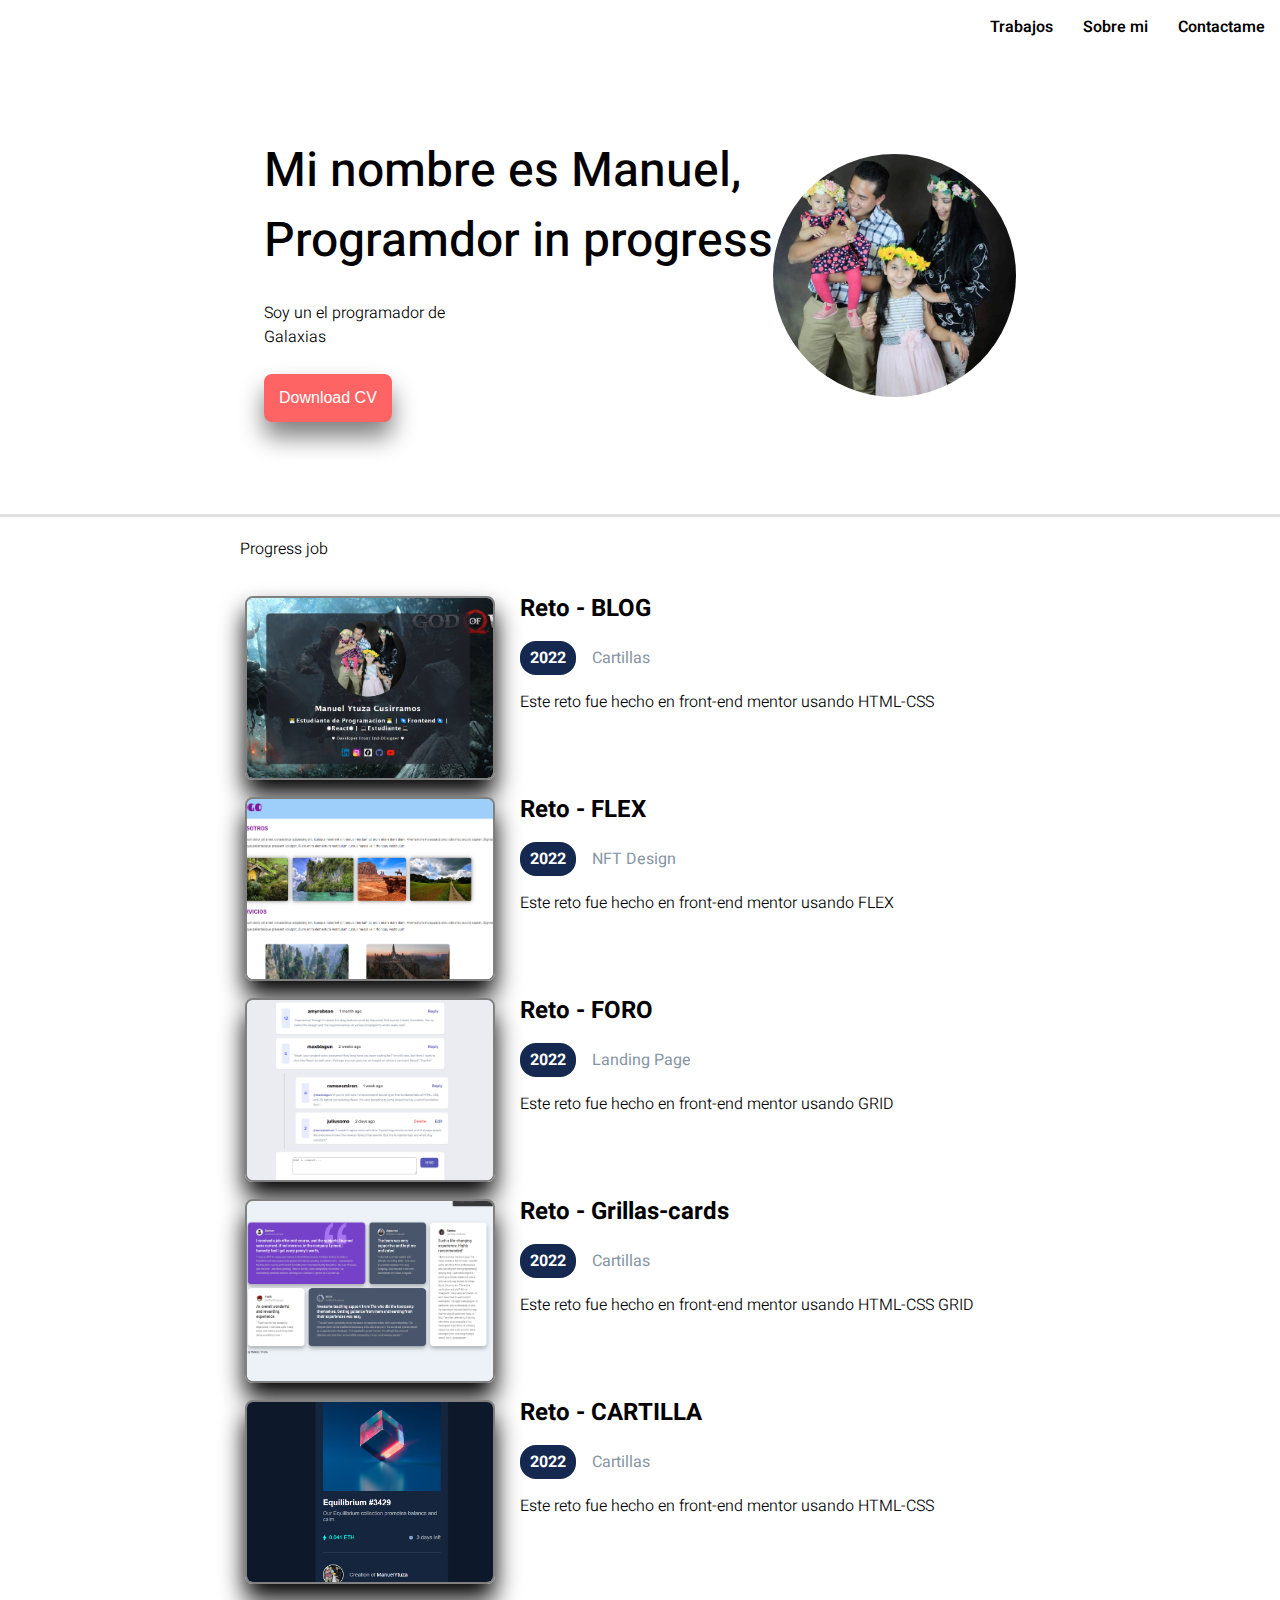
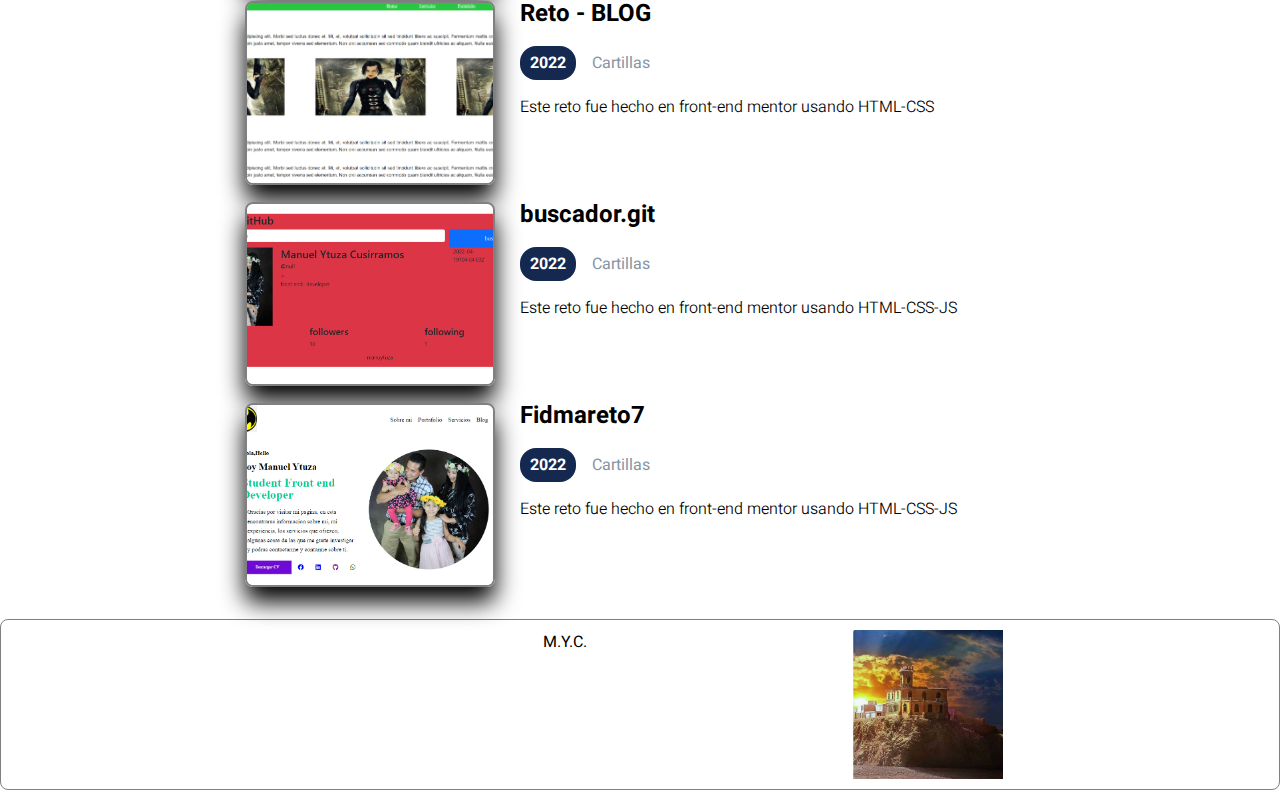
<file: index.html>
<!--- Estructura de HTML-->
<!DOCTYPE html>
<html lang="en">

<head>
    <!-- Va a contener la etiquetas para el SEO-->
    <meta charset="utf-8" />
    <meta name="description" content="Esta pagina es donde estoy aprendiendo html, css y JS" />
    <meta name="robots" content="" />
    <meta name="googlebot" content="" />
    <meta name="keywords" content="Jhonatan Aliaga,html,css,code" />
    <title>Codigo Front 8</title>
    <meta name="twitter:card" content="summary" />
    <meta name="twitter:site" content="@nathanaliaga" />
    <meta name="twitter:title" content="Mi Pagina web" />
    <meta name="twitter:description" content="Esta pagina es donde estoy aprendiendo ser full stack" />
    <meta name="twitter:image" content="https://s03.s3c.es/imag/_v0/770x432/b/8/1/TECSUP.jpg" />
    <link rel="preconnect" href="https://fonts.googleapis.com">
    <link rel="preconnect" href="https://fonts.gstatic.com" crossorigin>
    <link href="https://fonts.googleapis.com/css2?family=Heebo:wght@100;200;300;400;500;600;700;800;900&display=swap"
        rel="stylesheet">
    <link rel="stylesheet" href="./styles/main.css">
</head>
<!-- Esta etiqueta nos permiste escrbir css dentro de un html-->

<body>
    <header class="header">
        <nav class="nav">
            <ul>
                <li>
                    <a href="">Trabajos</a>
                </li>
                <li>
                    <a href="">Sobre mi</a>
                </li>
                <li>
                    <a href="">Contactame</a>
                </li>
            </ul>
        </nav>
    </header>


    <section class="banner">
        <div>
            <h1 class="title">Mi nombre es Manuel,</h1>
            <h1 class="title">Programdor in progress</h1>
            <p class="resume">
                Soy un el programador de Galaxias
            </p>
            <a href="https://www.facebook.com/profile.php?id=100018810275780">
             <button class="btn-primary" >Download CV</button>   
            </a>
            
        </div>
        <div>
            <img class="img-profile" src="./Zimg/fotoF.jpeg" alt=""  />
        </div>
    </section>
    <hr>
    <section>
        <div class="section-works">
            <h4 class="text-works">Progress job</h4>

            <div class="card">
                <div>
                    <a class="link-portafolio" href="./1er proyecto/index.html" target="_blank">
                        <img src="./1imgport/1erpro.PNG" alt="" />
                    </a>
                </div>
                <div class="container-detail">
                    <a class="link-portafolio" href="./1er proyecto/index.html" target="_blank">
                        <h2>Reto - BLOG</h2>
                    </a>
                    <p>
                        <span class="label-dark">2022</span>
                        <span class="text-light">&nbsp;&nbsp;&nbsp;Cartillas</span>
                    </p>
                    <p class="resume">
                        Este reto fue hecho en front-end mentor usando HTML-CSS 
                    </p>
                </div>
            </div>

            <div class="card">
                <div>
                    <a class="link-portafolio" href="./proyectoflex/index.html" target="_blank">
                        <img src="./1imgport/Captura.PNG" alt="" />
                    </a>
                </div>
                <div class="container-detail">
                    <a class="link-portafolio" href="./proyectoflex/index.html" target="_blank">
                        <h2>Reto  - FLEX</h2>
                    </a>
                    <p>
                        <span class="label-dark">2022</span>
                        <span class="text-light">&nbsp;&nbsp;&nbsp;NFT Design</span>
                    </p>
                    <p class="resume">
                        Este reto fue hecho en front-end mentor usando FLEX
                    </p>
                </div>
            </div>

            <div class="card">
                <div>
                    <a class="link-portafolio" href="./retogrup/index.html" target="_blank">
                        <img src="./1imgport/gr2.PNG" alt="" />
                    </a>
                </div>
                <div class="container-detail">
                    <a class="link-portafolio" href="./retogrup/index.html" target="_blank">
                        <h2>Reto  - FORO</h2>
                    </a>
                    <p>
                        <span class="label-dark">2022</span>
                        <span class="text-light">&nbsp;&nbsp;&nbsp;Landing Page</span>
                    </p>
                    <p class="resume">
                        Este reto fue hecho en front-end mentor usando GRID
                    </p>
                </div>
            </div>

            <div class="card">
                <div>
                    <a class="link-portafolio" href="./trabajo6 grillas/index.html" target="_blank">
                        <img src="./1imgport/grilla.PNG" alt="" />
                    </a>
                </div>
                <div class="container-detail">
                    <a class="link-portafolio" href="./trabajo6 grillas/index.html" target="_blank">
                        <h2>Reto  - Grillas-cards</h2>
                    </a>
                    <p>
                        <span class="label-dark">2022</span>
                        <span class="text-light">&nbsp;&nbsp;&nbsp;Cartillas</span>
                    </p>
                    <p class="resume">
                        Este reto fue hecho en front-end mentor usando HTML-CSS GRID
                    </p>
                </div>
            </div>

            <div class="card">
                <div>
                    <a class="link-portafolio" href="./cartviernes13/index.html" target="_blank">
                        <img src="./1imgport/ret1.1.PNG" alt="" />
                    </a>
                </div>
                <div class="container-detail">
                    <a class="link-portafolio" href="./cartviernes13/index.html" target="_blank">
                        <h2>Reto  - CARTILLA</h2>
                    </a>
                    <p>
                        <span class="label-dark">2022</span>
                        <span class="text-light">&nbsp;&nbsp;&nbsp;Cartillas</span>
                    </p>
                    <p class="resume">
                        Este reto fue hecho en front-end mentor usando HTML-CSS 
                    </p>
                </div>
            </div>

            <div class="card">
                <div>
                    <a class="link-portafolio" href="./BLOGRETO/index.html" target="_blank">
                        <img src="./1imgport/BLOG.PNG" alt="" />
                    </a>
                </div>
                <div class="container-detail">
                    <a class="link-portafolio" href="./BLOGRETO/index.html" target="_blank">
                        <h2>Reto - BLOG</h2>
                    </a>
                    <p>
                        <span class="label-dark">2022</span>
                        <span class="text-light">&nbsp;&nbsp;&nbsp;Cartillas</span>
                    </p>
                    <p class="resume">
                        Este reto fue hecho en front-end mentor usando HTML-CSS 
                    </p>
                </div>
            </div>

            <div class="card">
                <div>
                    <a class="link-portafolio" href="./cart.git/inde.html" target="_blank">
                        <img src="./1imgport/BUSCADOR.GT.PNG" alt="" />
                    </a>
                </div>
                <div class="container-detail">
                    <a class="link-portafolio" href="./cart.git/inde.html" target="_blank">
                        <h2>buscador.git</h2>
                    </a>
                    <p>
                        <span class="label-dark">2022</span>
                        <span class="text-light">&nbsp;&nbsp;&nbsp;Cartillas</span>
                    </p>
                    <p class="resume">
                        Este reto fue hecho en front-end mentor usando HTML-CSS-JS
                    </p>
                </div>
            </div>

            <div class="card">
                <div>
                    <a class="link-portafolio" href="./Reto7PortafolioCSS/index.html" target="_blank">
                        <img src="./1imgport/FIDM5.PNG" alt="" />
                    </a>
                </div>
                <div class="container-detail">
                    <a class="link-portafolio" href="./Reto7PortafolioCSS/index.html" target="_blank">
                        <h2>Fidmareto7</h2>
                    </a>
                    <p>
                        <span class="label-dark">2022</span>
                        <span class="text-light">&nbsp;&nbsp;&nbsp;Cartillas</span>
                    </p>
                    <p class="resume">
                        Este reto fue hecho en front-end mentor usando HTML-CSS-JS
                    </p>
                </div>
            </div>


        </div>
    </section>
</body>
<footer class="footer">
    <h2></h2> <span>M.Y.C.
    </span> 
    <img class="mollendo" src="./1imgport/castilloforga.jpg" alt="./">
</footer>

</html>
</file>
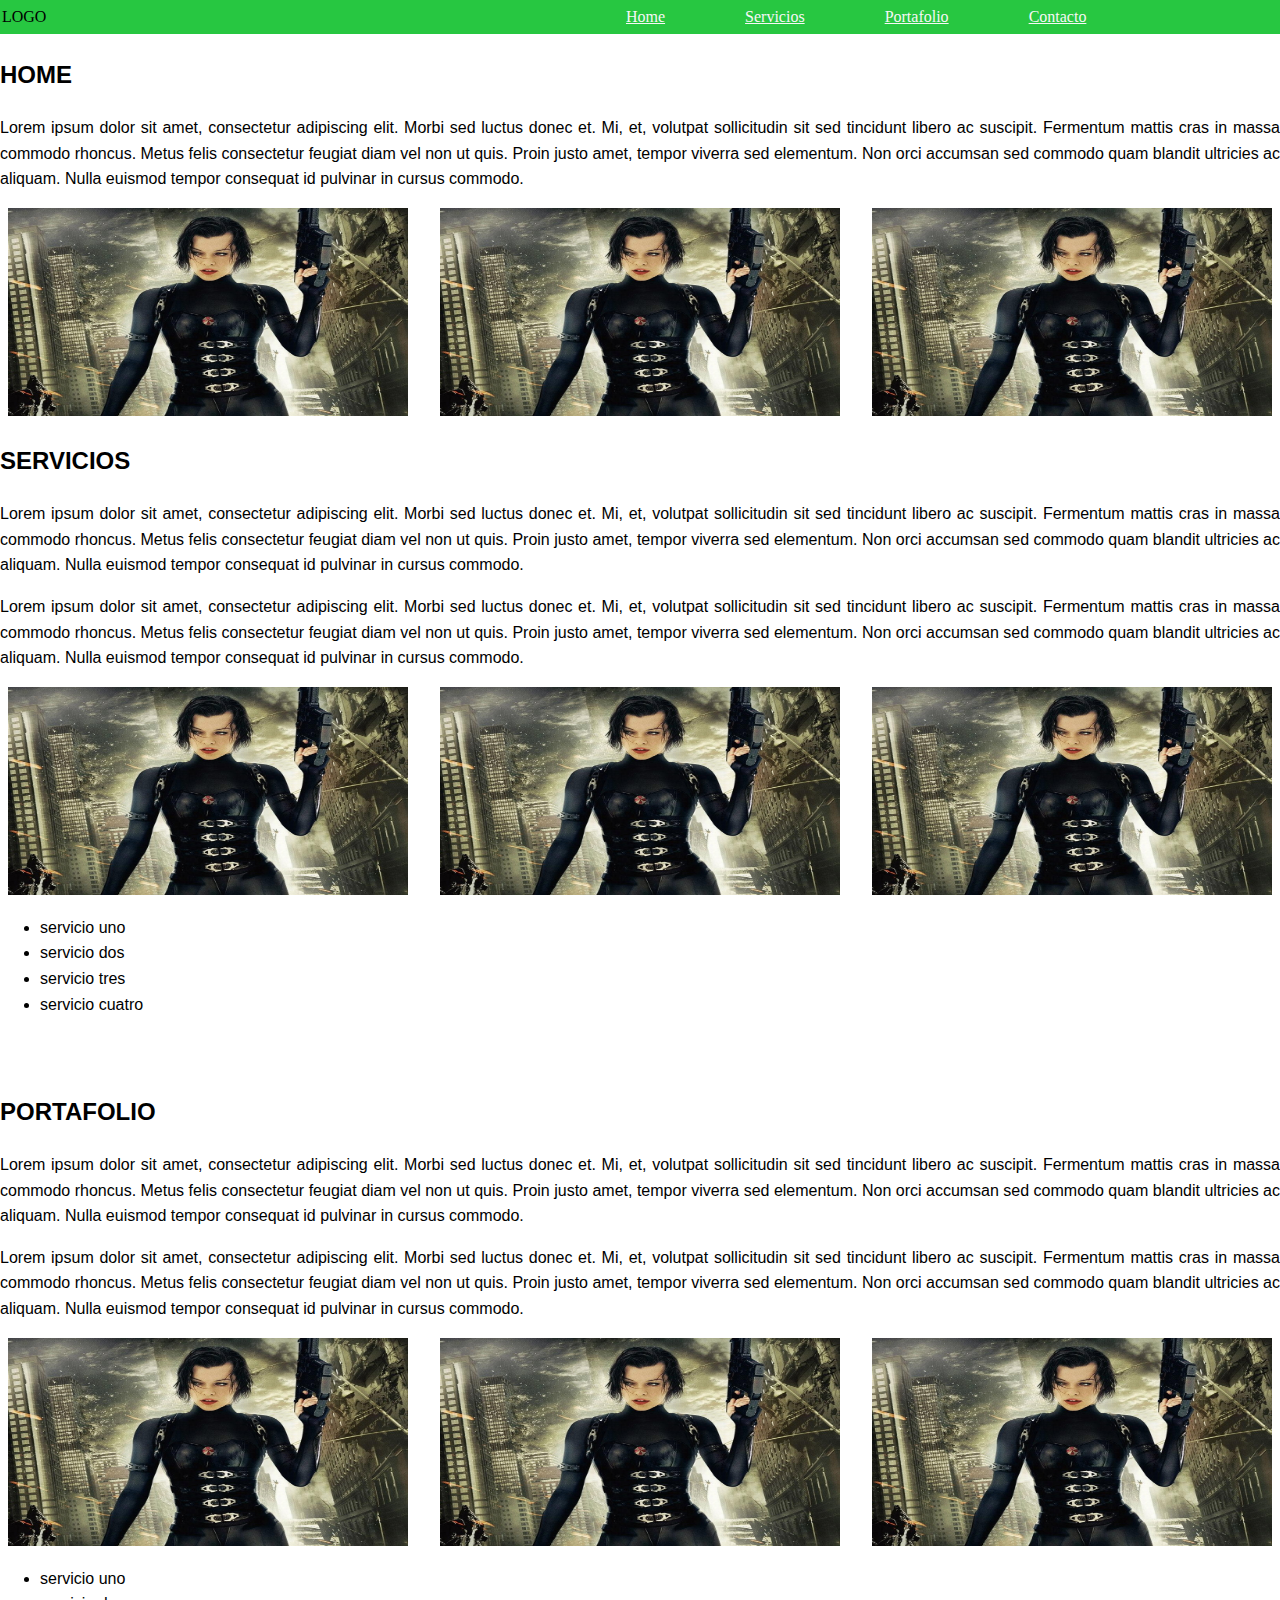
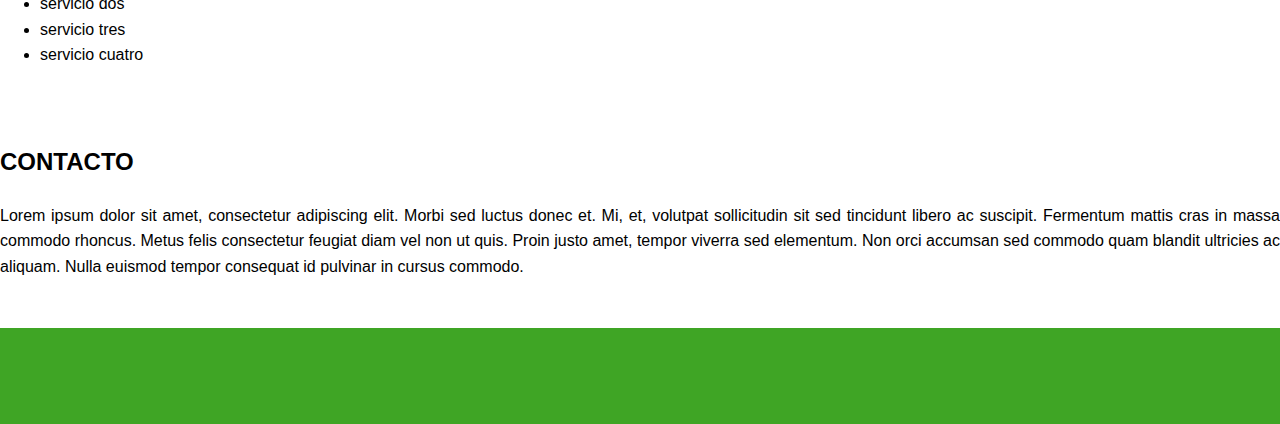
<file: BLOGRETO/index.html>
<!DOCTYPE html>
<html lang="en">
<head>
    <meta charset="UTF-8">
    <meta http-equiv="X-UA-Compatible" content="IE=edge">
    <meta name="viewport" content="width=device-width, initial-scale=1.0">
    <link rel="stylesheet" href="./flex.css">
    <title>LOGO</title>

</head>
<body>
    <header>
        <nav class="navigation">

            <tex align-items: center>LOGO</TEX>
            <ul class="lista">
                <li> <a href="#Home">Home</a>        </li>
                <li> <a href="#Servicios">Servicios</a>   </li>
                <li> <a href="#Portafolio">Portafolio</a>  </li>
                <li> <a href="#Contacto">Contacto</a>    </li>
            </ul>
        </nav>
    </header>
    <main>
        
            <h2>Home</h2>
            <div>
                <p class="parrafo">Lorem ipsum dolor sit amet, consectetur adipiscing elit. Morbi sed luctus donec et. Mi, et, volutpat sollicitudin sit sed tincidunt libero ac suscipit. Fermentum mattis cras in massa commodo rhoncus. Metus felis consectetur feugiat diam vel non ut quis. Proin justo amet, tempor viverra sed elementum. Non orci accumsan sed commodo quam blandit ultricies ac aliquam. Nulla euismod tempor consequat id pulvinar in cursus commodo.</p>
                <div class="grupo-imagen">
                    <figure class="imagen">
                        <img src="./IMG/5461445-4617466-3042271263-alice.jpg" alt="">
                    </figure>
                    <figure class="imagen">
                        <img src="./IMG/5461445-4617466-3042271263-alice.jpg" alt="">
                    </figure>
                    <figure class="imagen">
                        <img src="./IMG/5461445-4617466-3042271263-alice.jpg" alt="">
                    </figure>
                </div>
            </div>
    
        
            <h2>Servicios</h2>
            <div >
                <p class="parrafo">Lorem ipsum dolor sit amet, consectetur adipiscing elit. Morbi sed luctus donec et. Mi, et, volutpat sollicitudin sit sed tincidunt libero ac suscipit. Fermentum mattis cras in massa commodo rhoncus. Metus felis consectetur feugiat diam vel non ut quis. Proin justo amet, tempor viverra sed elementum. Non orci accumsan sed commodo quam blandit ultricies ac aliquam. Nulla euismod tempor consequat id pulvinar in cursus commodo.</p>
                <p class="parrafo">Lorem ipsum dolor sit amet, consectetur adipiscing elit. Morbi sed luctus donec et. Mi, et, volutpat sollicitudin sit sed tincidunt libero ac suscipit. Fermentum mattis cras in massa commodo rhoncus. Metus felis consectetur feugiat diam vel non ut quis. Proin justo amet, tempor viverra sed elementum. Non orci accumsan sed commodo quam blandit ultricies ac aliquam. Nulla euismod tempor consequat id pulvinar in cursus commodo.</p>
                <div class="grupo-imagen">
                    <figure class="imagen">
                        <img src="./IMG/5461445-4617466-3042271263-alice.jpg" alt="">
                    </figure>
                    <figure class="imagen">
                        <img src="./IMG/5461445-4617466-3042271263-alice.jpg" alt="">
                    </figure>
                    <figure class="imagen">
                        <img src="./IMG/5461445-4617466-3042271263-alice.jpg" alt="">
                    </figure>
                </div>
                <ul>
                    <li>servicio uno</li>
                   <li>servicio dos</li>
                    <li>servicio tres</li>
                    <li>servicio cuatro</li>
                 </ul>
            </div>
        </section>
        
            <h2>Portafolio</h2>
            <div >
                <p class="parrafo">Lorem ipsum dolor sit amet, consectetur adipiscing elit. Morbi sed luctus donec et. Mi, et, volutpat sollicitudin sit sed tincidunt libero ac suscipit. Fermentum mattis cras in massa commodo rhoncus. Metus felis consectetur feugiat diam vel non ut quis. Proin justo amet, tempor viverra sed elementum. Non orci accumsan sed commodo quam blandit ultricies ac aliquam. Nulla euismod tempor consequat id pulvinar in cursus commodo.</p>
                <p class="parrafo">Lorem ipsum dolor sit amet, consectetur adipiscing elit. Morbi sed luctus donec et. Mi, et, volutpat sollicitudin sit sed tincidunt libero ac suscipit. Fermentum mattis cras in massa commodo rhoncus. Metus felis consectetur feugiat diam vel non ut quis. Proin justo amet, tempor viverra sed elementum. Non orci accumsan sed commodo quam blandit ultricies ac aliquam. Nulla euismod tempor consequat id pulvinar in cursus commodo.</p>
                <div class="grupo-imagen">
                    <figure class="imagen">
                        <img src="./IMG/5461445-4617466-3042271263-alice.jpg" alt="">
                    </figure>
                    <figure class="imagen">
                        <img src="./IMG/5461445-4617466-3042271263-alice.jpg" alt="">
                    </figure>
                    <figure class="imagen">
                        <img src="./IMG/5461445-4617466-3042271263-alice.jpg" alt="">
                    </figure>
                </div>
                <ul>
                    <li>servicio uno</li>
                   <li>servicio dos</li>
                    <li>servicio tres</li>
                    <li>servicio cuatro</li>
                 </ul>
            </div>
        </section>
        
            <h2>Contacto</h2>
            <p class="parrafo">
                Lorem ipsum dolor sit amet, consectetur adipiscing elit. Morbi sed luctus donec et. Mi, et, volutpat sollicitudin sit sed tincidunt 
                libero ac suscipit. Fermentum mattis cras in massa commodo rhoncus. Metus felis consectetur feugiat diam vel non ut quis. Proin justo amet,
                tempor viverra sed elementum. Non orci accumsan sed commodo quam blandit ultricies ac aliquam. Nulla euismod tempor consequat id pulvinar
                in cursus commodo.
            
        </section>
    </main>
    <footer>
    
    </footer>
</body>
</html>
</file>
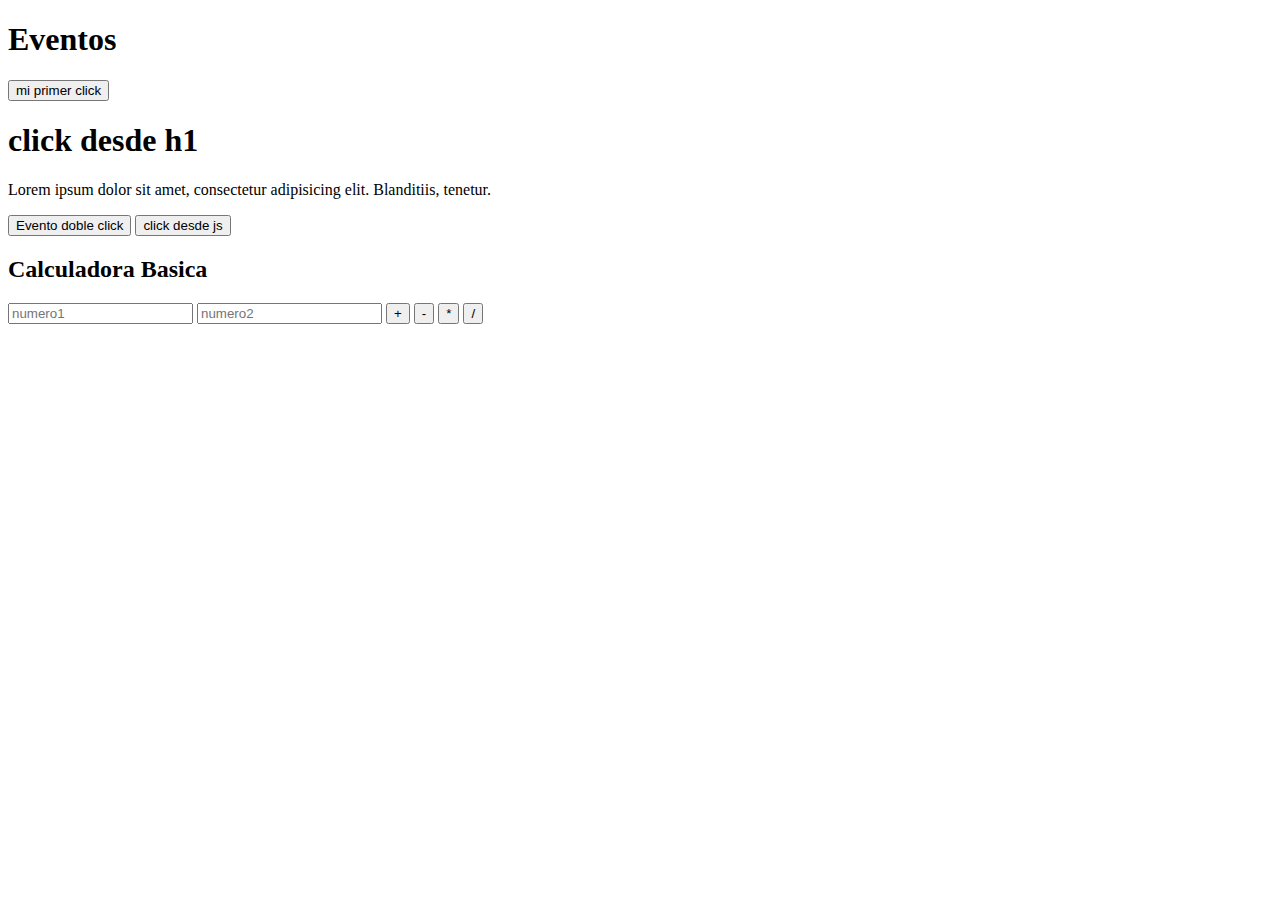
<file: calculadora/index.html>
<!DOCTYPE html>
<html lang="en">
<head>
    <meta charset="UTF-8">
    <meta http-equiv="X-UA-Compatible" content="IE=edge">
    <meta name="viewport" content="width=device-width, initial-scale=1.0">
    <title>Document</title>
</head>
<body>

    <h1>Eventos</h1>
    <!--una forma de capturar los eventos de mis elemenos es usando los atributos de mi elemento-->

    <!--ele evento click esta con el atributo ONCLICK-->
    <button onclick="console.log('mi primer click')">mi primer click </button>
   <!-- el evento onclick lo tiene todos los elementos html-->
   <h1 onclick="console.log('desde h1')">click desde h1</h1>
  
  <!--onmouseover-->
  <!--es el evento cuando pasamos el mouse sobre un elemento-->
  <p onmouseover="console.log('click al elemento p')">Lorem ipsum dolor sit amet, consectetur adipisicing elit. Blanditiis, tenetur.</p>

 <!--this-->
 <!--para poder acceder al elemento padre-->
<!--evento dobleclick: ondclick -->
 <button ondblclick="console.log('doble click')" onclick="this.style.color ='aqua'">
    Evento doble click
 </button>
 
 <button onclick="imprimir()">click desde js</button>

  <div>
    <h2>Calculadora Basica</h2>
    <input type="text" placeholder="numero1" id="numero1">
    <input type="text" placeholder="numero2" id="numero2">
    <button onclick="calculadorHtml('+')"> +</button>
    <button onclick="calculadorHtml('-')"> -</button>
    <button onclick="calculadorHtml('*')"> *</button>
    <button onclick="calculadorHtml('/')"> /</button>
    <div id="resultado"></div>
  </div>
  <!--la operacion estara en el archivo eventos.js-->




    <script src="./evento.js"></script>
    <script src="./operaciones.js"></script>
</body>
</html>
</file>
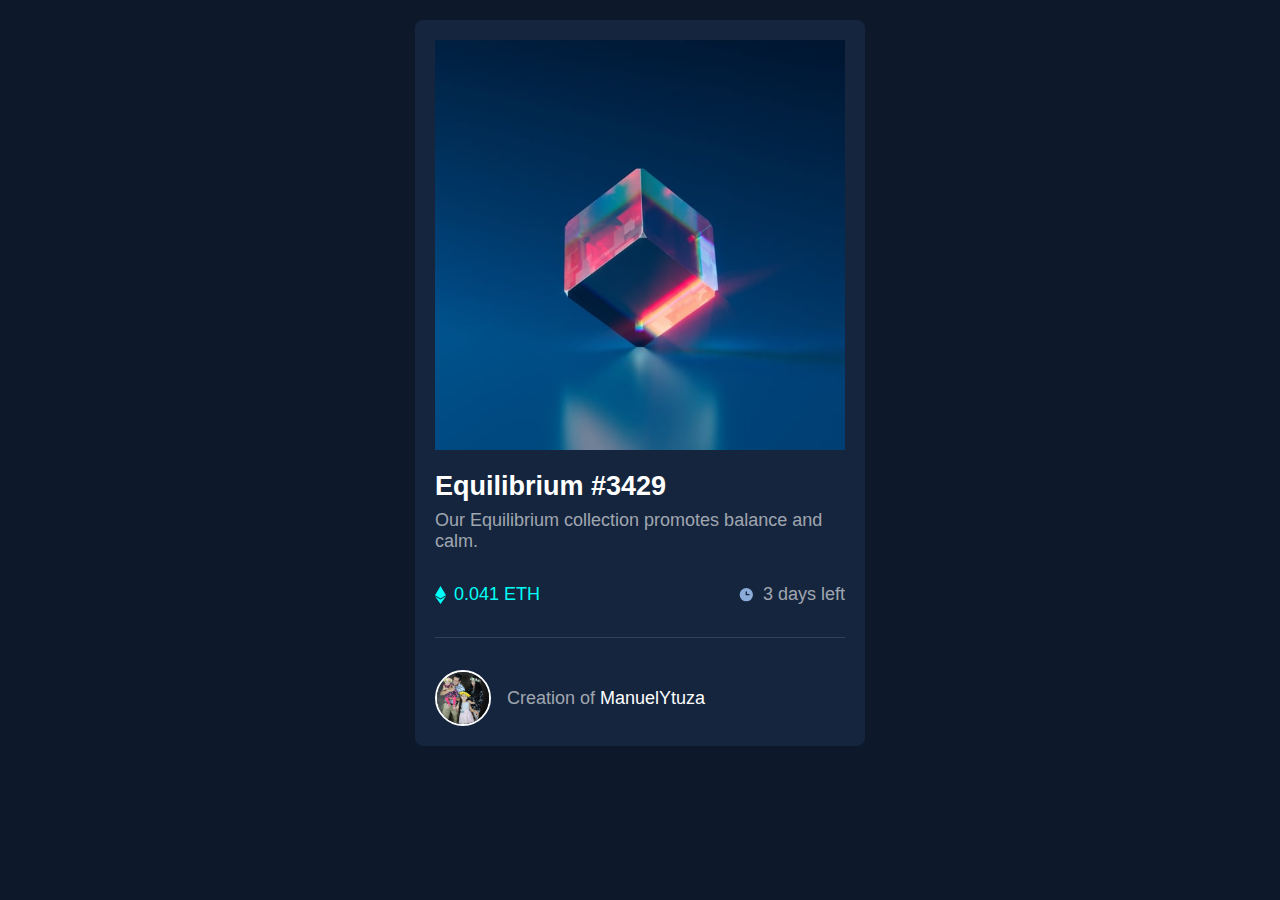
<file: cartviernes13/index.html>
<!DOCTYPE html>
<html lang="en">
  <head>
    <meta charset="UTF-8" />
    <meta name="viewport" content="width=device-width, initial-scale=1.0" />
    <!-- displays site properly based on user's device -->

    <link
      rel="icon"
      type="image/png"
      sizes="32x32"
      href="./images/favicon-32x32.png"
    />

    <title>Frontend Mentor | NFT preview card component</title>

    <link rel="stylesheet" href="./style.css" />
  </head>
  <body>
    <div class="container">
      <article class="main-image">
        <img src="./images/image-equilibrium.jpg" alt="" />
        <div>
          <img src="./images/icon-view.svg" alt="" />
        </div>
      </article>

      <article>
        <h2>Equilibrium #3429</h2>
        <p>Our Equilibrium collection promotes balance and calm.</p>

        <ul>
          <li><img src="./images/icon-ethereum.svg" alt="" /> 0.041 ETH</li>
          <li><img src="./images/icon-clock.svg" alt="" /> 3 days left</li>
        </ul>
      </article>

      <article class="avatar">
        <img src="./images/fotoF.jpeg" alt="" />
        <p>Creation of <span>ManuelYtuza</span></p>
      </article>
    </div>

   
  </body>
</html>
</file>
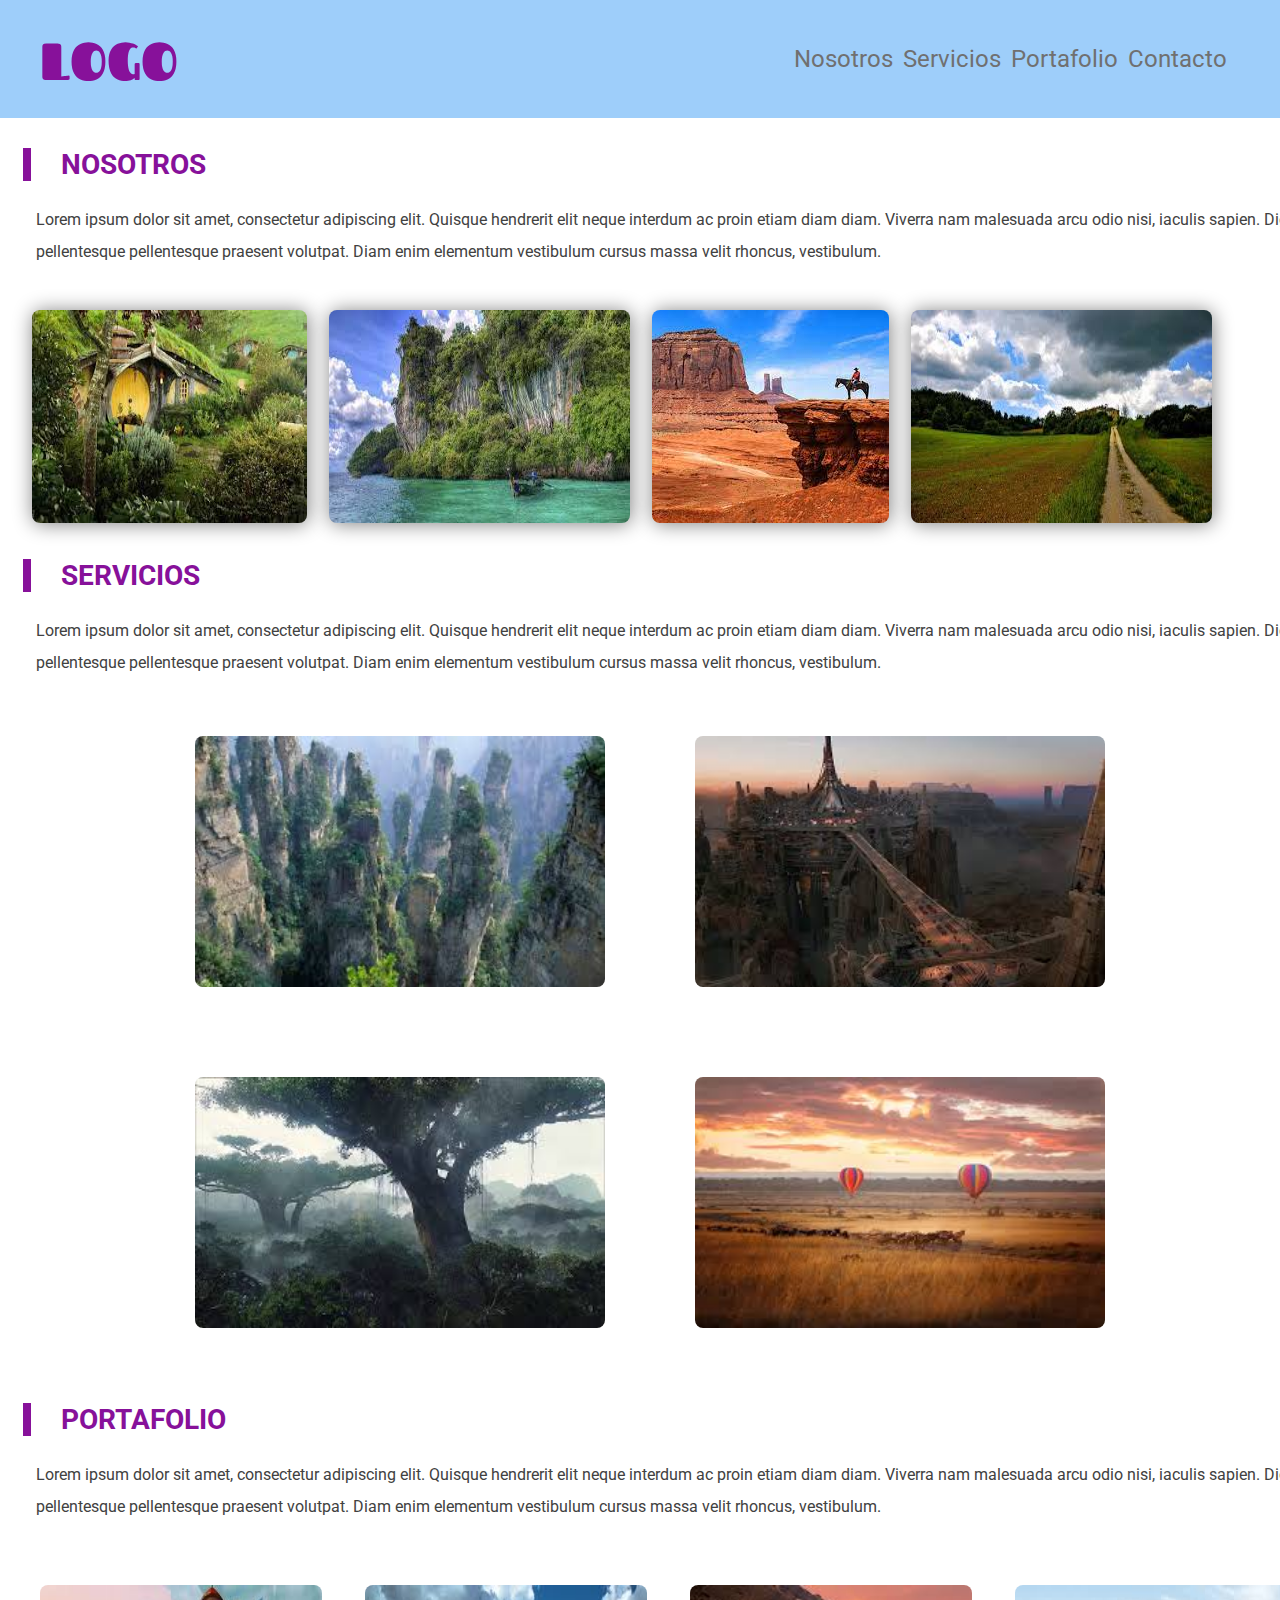
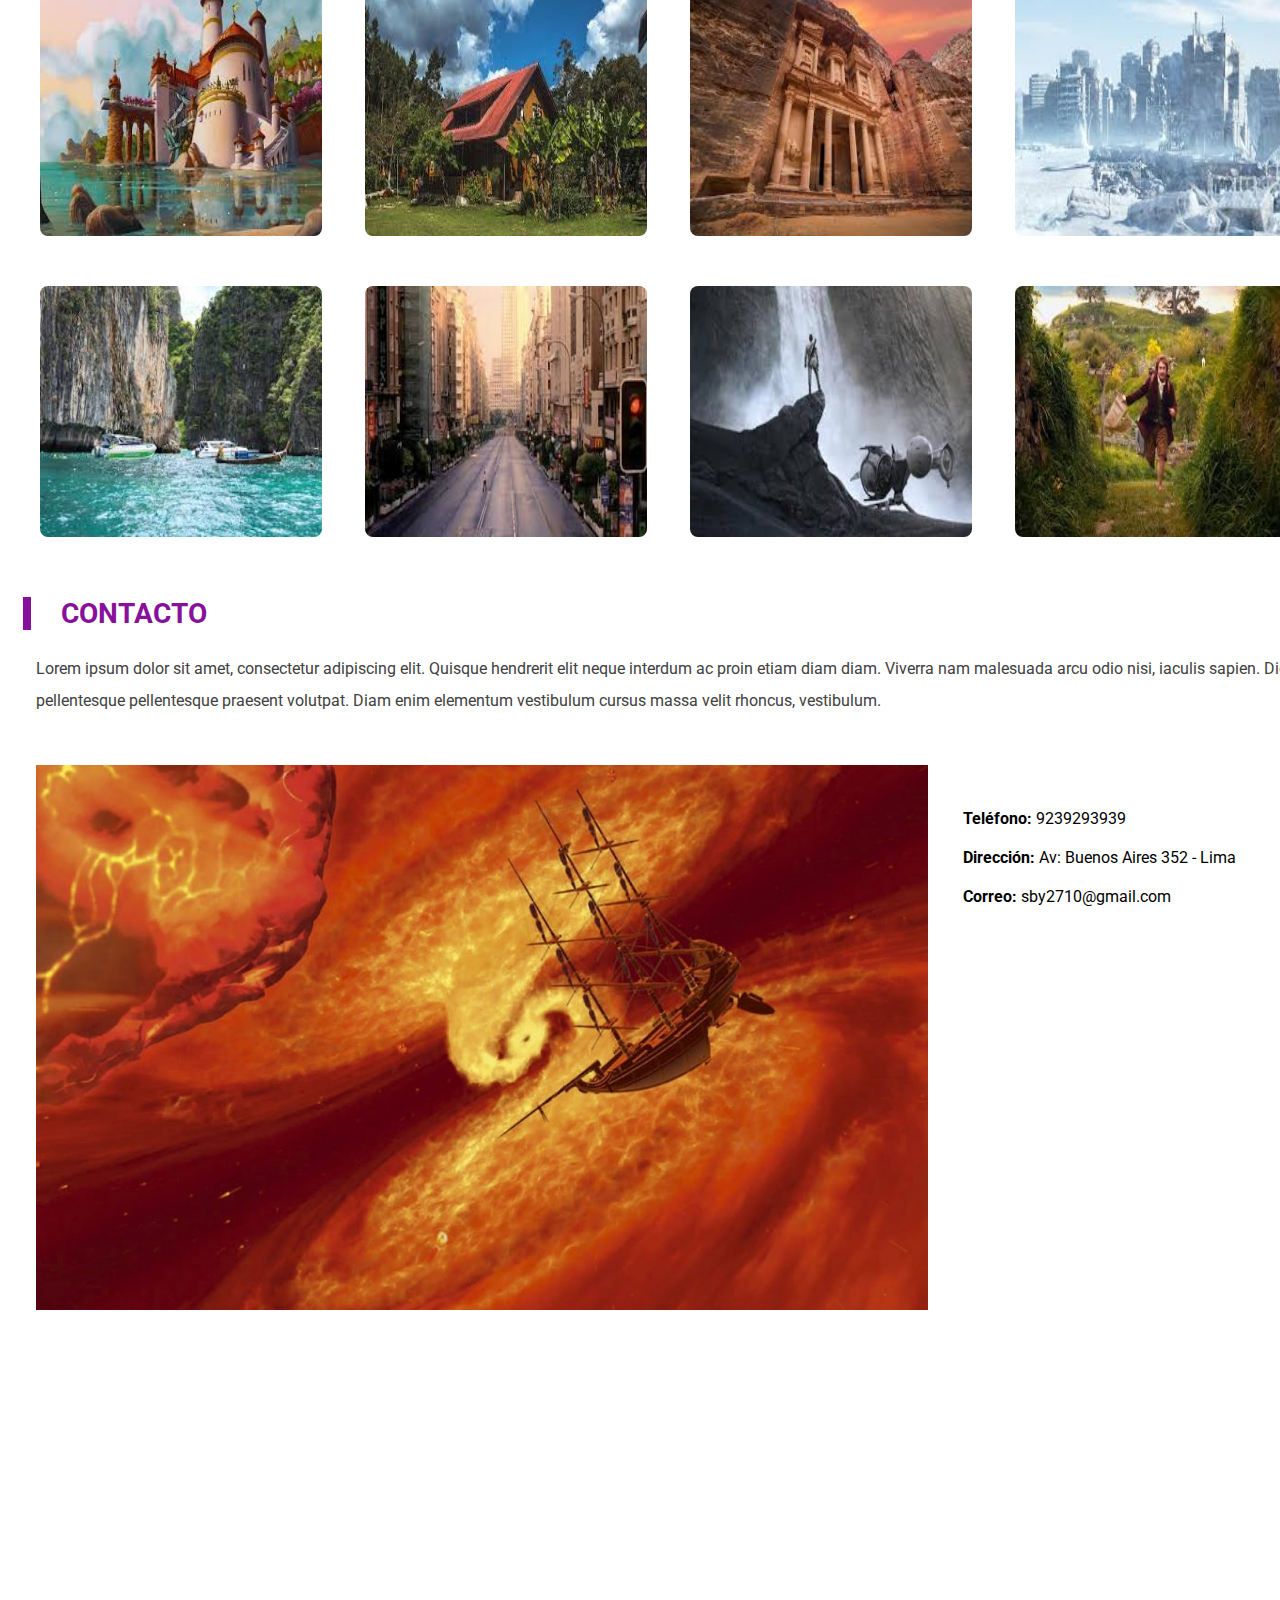
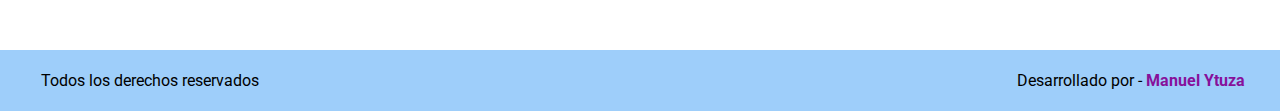
<file: proyectoflex/index.html>
<!DOCTYPE html>
<html lang="en">

<head>
    <meta charset="UTF-8">
    <meta http-equiv="X-UA-Compatible" content="IE=edge">
    <meta name="viewport" content="width=device-width, initial-scale=1.0">
    <link rel="stylesheet" href="./ma.css">
    <link rel="preconnect" href="https://fonts.googleapis.com">
    <link rel="preconnect" href="https://fonts.gstatic.com" crossorigin>
    <link href="https://fonts.googleapis.com/css2?family=Fascinate&display=swap" rel="stylesheet">
    <link rel="preconnect" href="https://fonts.googleapis.com">
    <link rel="preconnect" href="https://fonts.gstatic.com" crossorigin>
    <link href="https://fonts.googleapis.com/css2?family=Roboto:wght@100;300;400;500;700&display=swap" rel="stylesheet">
    <title>Figma2</title>
</head>

<body>
    <header>
        <span class="logo">LOGO</span>
        <nav>
            <ul>
                <li><a href="#">Nosotros</a></li>
                <li><a href="#">Servicios</a></li>
                <li><a href="#">Portafolio</a></li>
                <li><a href="#">Contacto</a></li>
            </ul>
        </nav>
    </header>
    <section class="nosotros">
        <h2>NOSOTROS</h2>
        <p>Lorem ipsum dolor sit amet, consectetur adipiscing elit. Quisque hendrerit elit neque interdum ac proin etiam
            diam diam. Viverra nam malesuada arcu odio nisi, iaculis sapien. Dignissim pellentesque pellentesque
            praesent volutpat. Diam enim elementum vestibulum cursus massa velit rhoncus, vestibulum.</p>
        <div class="img-nosotros">
            <img src="./imagenes1/1descarga.jpg" alt="">
            <img src="./imagenes1/2descarga.jpg" alt="">
            <img src="./imagenes1/3descarga.jpg" alt="">
            <img src="./imagenes1/8images.jpg" alt="">
        </div>
    </section>
    <section class="servicios">
        <h2>SERVICIOS</h2>
        <p>Lorem ipsum dolor sit amet, consectetur adipiscing elit. Quisque hendrerit elit neque interdum ac proin etiam
            diam diam. Viverra nam malesuada arcu odio nisi, iaculis sapien. Dignissim pellentesque pellentesque
            praesent volutpat. Diam enim elementum vestibulum cursus massa velit rhoncus, vestibulum.</p>
        <div class="img-servicios">
            <img src="./imagenes1/6images.jpg" alt="">
            <img src="./imagenes1/5images.jpg" alt="">
            <img src="./imagenes1/4images.jpg" alt="">
            <img src="./imagenes1/9images.jpg" alt="">
        </div>
    </section>
    </section>
    <section class="portafolio">
        <h2>PORTAFOLIO</h2>
        <p>Lorem ipsum dolor sit amet, consectetur adipiscing elit. Quisque hendrerit elit neque interdum ac proin etiam
            diam diam. Viverra nam malesuada arcu odio nisi, iaculis sapien. Dignissim pellentesque pellentesque
            praesent volutpat. Diam enim elementum vestibulum cursus massa velit rhoncus, vestibulum.</p>
        <div class="img-portafolio">
            <img src="./imagenes1/10images.jpg" alt="">
            <img src="./imagenes1/11images.jpg" alt="">
            <img src="./imagenes1/12images.jpg" alt="">
            <img src="./imagenes1/13images.jpg" alt="">
            <img src="./imagenes1/14images.jpg" alt="">
            <img src="./imagenes1/15images.jpg" alt="">
            <img src="./imagenes1/16images.jpg" alt="">
            <img src="./imagenes1/18images.jpg" alt="">
        </div>
    </section>
    <section class="contacto">
        <h2>CONTACTO</h2>

        <p>Lorem ipsum dolor sit amet, consectetur adipiscing elit. Quisque hendrerit elit neque interdum ac proin etiam
            diam diam. Viverra nam malesuada arcu odio nisi, iaculis sapien. Dignissim pellentesque pellentesque
            praesent volutpat. Diam enim elementum vestibulum cursus massa velit rhoncus, vestibulum.</p>
        <div class="div-contacto">
            <img src="./imagenes1/20.jpg" alt="">
            <div>
                <span><b>Teléfono:</b> 9239293939</span>
                <span><b>Dirección:</b> Av: Buenos Aires 352 - Lima</span>
                <span><b>Correo:</b> sby2710@gmail.com</span>
            </div>
        </div>
    </section>
    <footer>
        <span class="foot">Todos los derechos reservados</span>
        <p>Desarrollado por -<span class="autor"> <b>Manuel Ytuza</b></span></p>
    </footer>
</body>

</html>
</file>
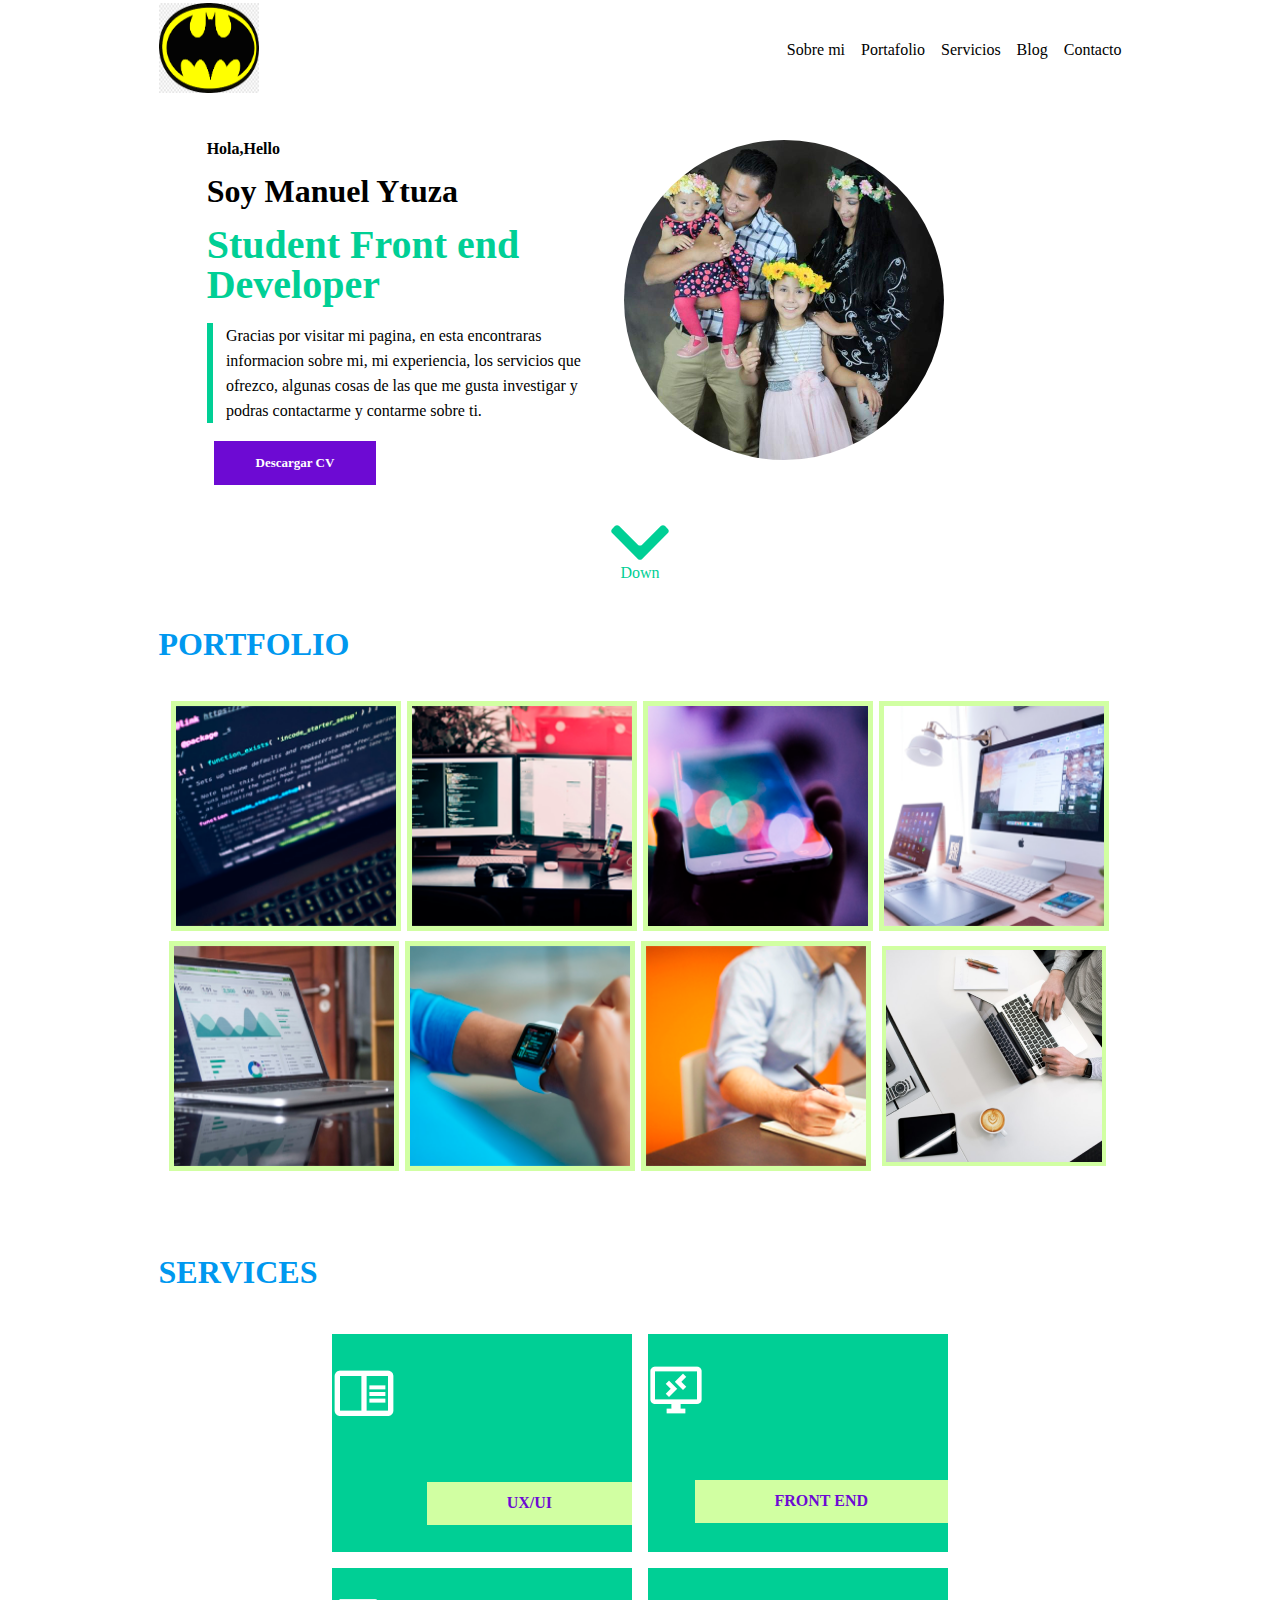
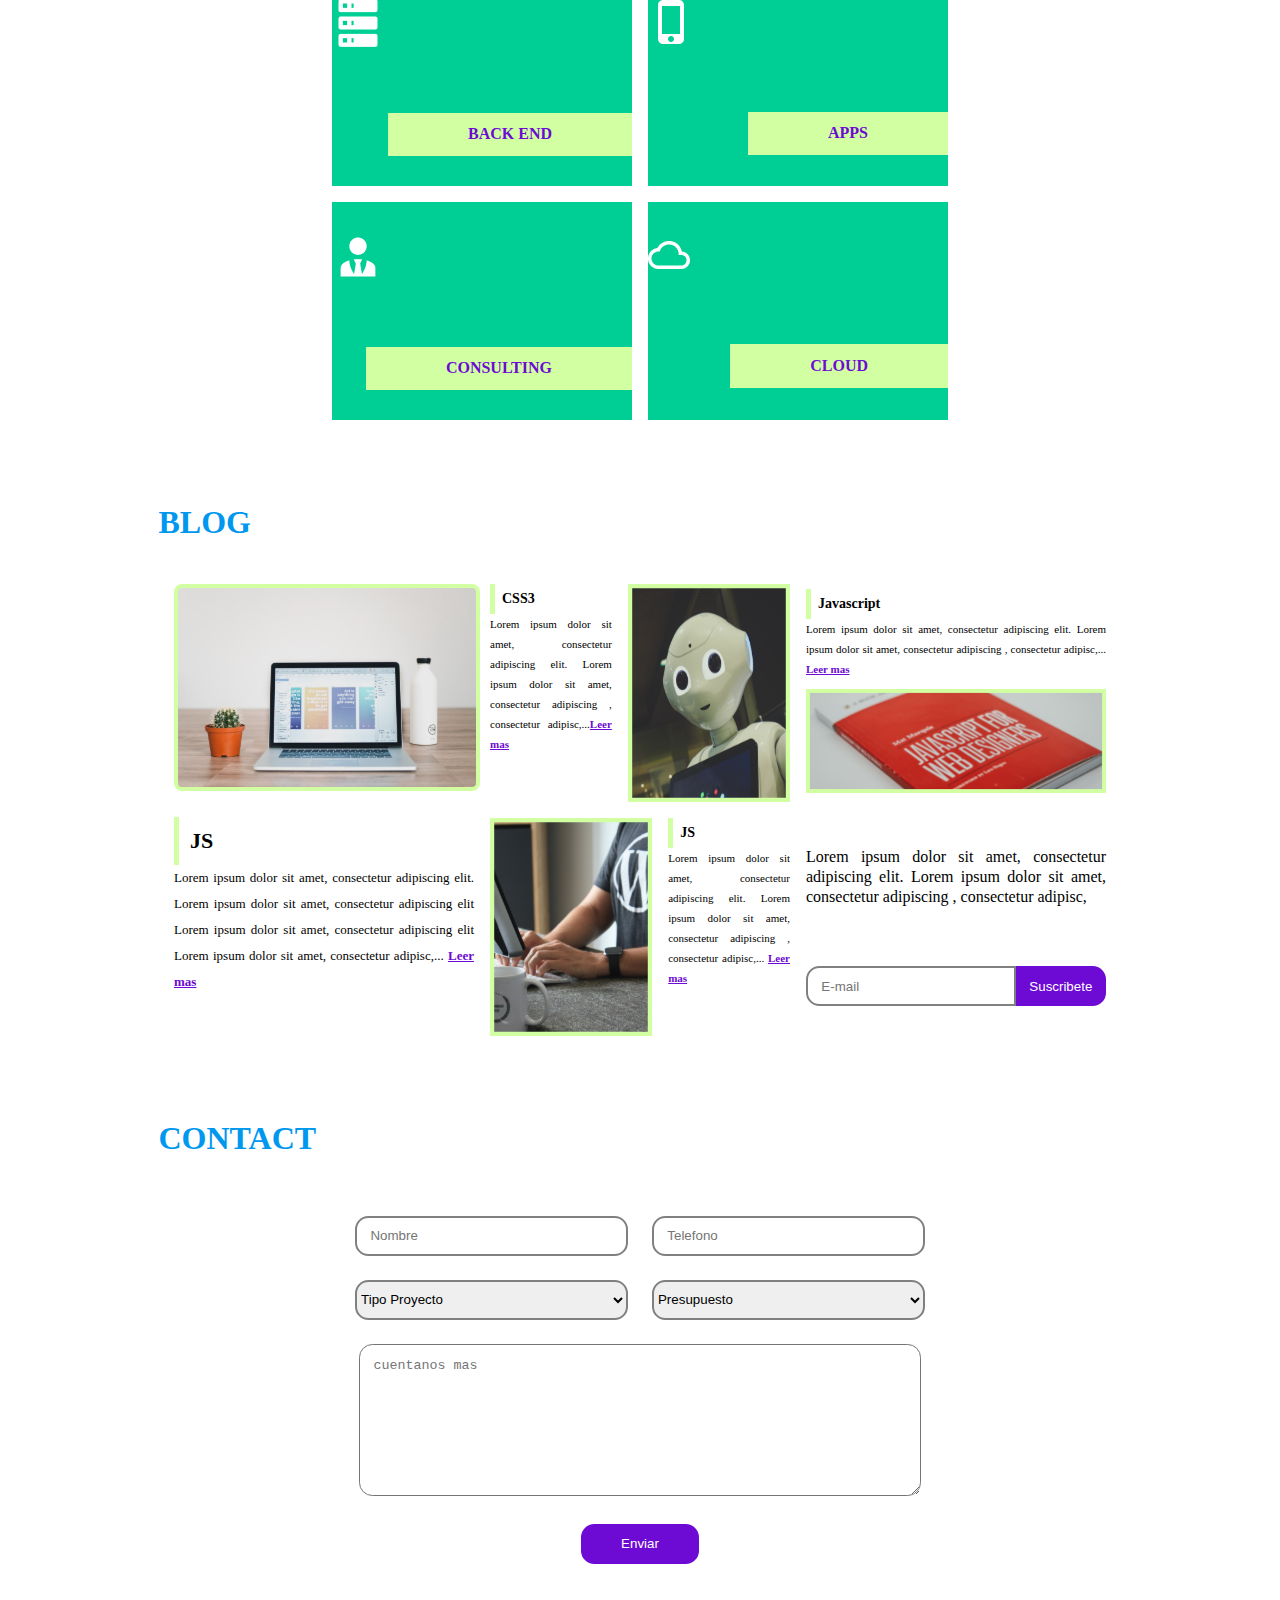
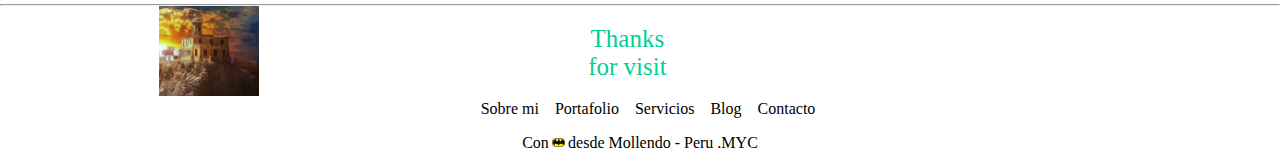
<file: Reto7PortafolioCSS/index.html>
<!DOCTYPE html>
<html lang="en">
<head>
    <meta charset="UTF-8">
    <meta http-equiv="X-UA-Compatible" content="IE=edge">
    <meta name="viewport" content="width=device-width, initial-scale=1.0">
    <link rel="stylesheet" href="style.css">
    <link rel="stylesheet" href="https://cdnjs.cloudflare.com/ajax/libs/font-awesome/6.1.1/css/all.min.css" integrity="sha512-KfkfwYDsLkIlwQp6LFnl8zNdLGxu9YAA1QvwINks4PhcElQSvqcyVLLD9aMhXd13uQjoXtEKNosOWaZqXgel0g==" crossorigin="anonymous" referrerpolicy="no-referrer" />
    <title>Document</title>
</head>
<body>
    <main class="body">
        <header class="header">
            <nav class="navigation">
                <figure>
                    <img src="./descarga (1).png" alt="">
                </figure>
                <ul>
                    <li>
                        <a  href="#Sobremi">Sobre mi</a>
                    </li>
                    <li>
                        <a href="#Servicios">Portafolio</a>
                    </li>
                    <li>
                        <a href="#Portafolio">Servicios</a>
                    </li>
                    <li>
                        <a href="#Blog">Blog</a>
                    </li>
                    <li>
                        <a href="#Contacto">Contacto</a>
                    </li>
                </ul>
                <label class="menu-responsive" for="toggle-oculto1"><i class="fa-solid fa-bars"></i></label>
                <input type="checkbox" id="toggle-oculto1" class="oculto" />       
                <div class="menu-despliegue">
                    <label class="menu-cierre" for="toggle-oculto1">X</i></label>
                    <ul>
                        <li>
                            <a  href="#Sobremi">Sobre mi</a>
                        </li>
                        <li>
                            <a href="#Servicios">Portafolio</a>
                        </li>
                        <li>
                            <a href="#Portafolio">Servicios</a>
                        </li>
                        <li>
                            <a href="#Blog">Blog</a>
                        </li>
                        <li>
                            <a href="#Contacto">Contacto</a>
                        </li>
                    </ul>
                </div>
            </nav>
        </header>
        <div id="Sobremi" class="profile">
            <div class="profile-left">
                <h4>Hola,Hello</h4>
                <h2 class="paddin-sm">Soy Manuel Ytuza</h2>
                <h1 class="paddin-sm">Student Front end Developer</h1>
                <div class="profile-description paddin-sm">
                    <div class="borde-left"></div>
                    <div>
                        <p>Gracias por visitar mi pagina, en esta encontraras informacion sobre
                             mi, mi experiencia, los servicios que ofrezco, algunas
                             cosas de las que me gusta investigar y podras contactarme y contarme sobre ti.</p>
                    </div>
                </div>
                <div class="cv-redes paddin-sm">
                    <button >Descargar CV</button>
                    <div class="redes ">
                        <figure>
                            <i class="fa-brands fa-facebook" style="color:blue ;"></i>
                        </figure>
                        <figure>
                            <i class="fa-brands fa-linkedin"style="color:blue ;"></i>
                        </figure>
                        <figure>
                            <i class="fa-brands fa-github"style="color:purple ;"></i>
                        </figure>
                        <figure>
                            <i class="fa-brands fa-whatsapp"style="color:green ;"></i>
                        </figure>
                    </div>
                </div>

            </div>
            <div class="profile-right">
                <figure>
                    <img src="./fotoF.jpeg" alt="foto">
                </figure>
            </div>
        </div>
        <div class="vector">
            <a href="#footer">
            <figure>
                <img src="./img/Vector.svg" alt="">
            </figure>
            <span>Down</span></a>
        </div>
        <section id="Portafolio" class="portafolio">
            <h2 class="paddin">PORTFOLIO</h2>
            <div class="portafolio-proyect">
                <figure>
                    <a href="" target="_blank">
                        <img src="./img/1.png" alt="">
                    </a>
                    <div class="hoverr">
                        <div>
                            <h3>Web APP</h3>
                            <p>Aplicacion para cliente de Usa</p>
                            <div class="hoverr-items">
                                <ul>
                                    <li>HTML5</li>
                                    <li>CSS3</li>
                                    <li>SEO</li>
                                    <li>Javascript</li>
                                    <li>Microform</li>
                                </ul>
                            </div>
                        </div>
                    </div>
                </figure>
                <figure>
                    <a href="" target="_blank">
                        <img src="./img/2.png" alt="">
                    </a>
                    <div class="hoverr">
                        <div>
                            <h3>Web APP</h3>
                            <p>Aplicacion para cliente de Usa</p>
                            <div class="hoverr-items">
                                <ul>
                                    <li>HTML5</li>
                                    <li>CSS3</li>
                                    <li>SEO</li>
                                    <li>Javascript</li>
                                    <li>Microform</li>
                                </ul>
                            </div>
                        </div>
                    </div>
                </figure>
                <figure>
                    <a href="" target="_blank">
                        <img src="./img/Rectangle 5.png" alt="">
                    </a>
                    <div class="hoverr">
                        <div>
                            <h3>Web APP</h3>
                            <p>Aplicacion para cliente de Usa</p>
                            <div class="hoverr-items">
                                <ul>
                                    <li>HTML5</li>
                                    <li>CSS3</li>
                                    <li>SEO</li>
                                    <li>Javascript</li>
                                    <li>Microform</li>
                                </ul>
                            </div>
                        </div>
                    </div>
                </figure>
                <figure>
                    <a href="" target="_blank">
                        <img src="./img/4.png" alt="">
                    </a>
                    <div class="hoverr">
                        <div>
                            <h3>Web APP</h3>
                            <p>Aplicacion para cliente de Usa</p>
                            <div class="hoverr-items">
                                <ul>
                                    <li>HTML5</li>
                                    <li>CSS3</li>
                                    <li>SEO</li>
                                    <li>Javascript</li>
                                    <li>Microform</li>
                                </ul>
                            </div>
                        </div>
                    </div>
                </figure>
                <figure>
                    <a href="" target="_blank">
                        <img src="./img/5.png" alt="">
                    </a>
                    <div class="hoverr">
                        <div>
                            <h3>Web APP</h3>
                            <p>Aplicacion para cliente de Usa</p>
                            <div class="hoverr-items">
                                <ul>
                                    <li>HTML5</li>
                                    <li>CSS3</li>
                                    <li>SEO</li>
                                    <li>Javascript</li>
                                    <li>Microform</li>
                                </ul>
                            </div>
                        </div>
                    </div>
                </figure>
                <figure>
                    <a href="" target="_blank">
                        <img src="./img/6.png" alt="">
                    </a>
                    <div class="hoverr">
                        <div>
                            <h3>Web APP</h3>
                            <p>Aplicacion para cliente de Usa</p>
                            <div class="hoverr-items">
                                <ul>
                                    <li>HTML5</li>
                                    <li>CSS3</li>
                                    <li>SEO</li>
                                    <li>Javascript</li>
                                    <li>Microform</li>
                                </ul>
                            </div>
                        </div>
                    </div>
                </figure>
                <figure>
                    <a href="" target="_blank">
                        <img src="./img/7.png" alt="">
                    </a>
                    <div class="hoverr">
                        <div>
                            <h3>Web APP</h3>
                            <p>Aplicacion para cliente de Usa</p>
                            <div class="hoverr-items">
                                <ul>
                                    <li>HTML5</li>
                                    <li>CSS3</li>
                                    <li>SEO</li>
                                    <li>Javascript</li>
                                    <li>Microform</li>
                                </ul>
                            </div>
                        </div>
                    </div>
                </figure>
                <figure>
                    <a href="" target="_blank">
                        <img src="./img/Rectangle 10.png" alt="" style="outline: none;">
                    </a>
                    <div class="hoverr">
                        <div>
                            <h3>Web APP</h3>
                            <p>Aplicacion para cliente de Usa</p>
                            <div class="hoverr-items">
                                <ul>
                                    <li>HTML5</li>
                                    <li>CSS3</li>
                                    <li>SEO</li>
                                    <li>Javascript</li>
                                    <li>Microform</li>
                                </ul>
                            </div>
                        </div>
                    </div>
                </figure>
            </div>
        </section>
        <section id="Servicios" class="services">
            <h2 class="paddin">SERVICES</h2>
            <div class="services-items">
                <div class="item">
                    <figure>
                        <img src="./img/svg/mdi_book-open-outline.png" alt="">
                    </figure>
                    <div class="item-descrip">
                        <span>UX/UI</span>
                    </div>
                </div>
                <div class="item">
                    <figure>
                        <img src="./img/svg/mdi_remote-desktop.png" alt="">
                    </figure>
                    <div  class="item-descrip">
                        <span>FRONT END</span>
                    </div>
                </div>
                <div class="item">
                    <figure>
                        <img src="./img/svg/mdi_server.png" alt="">
                    </figure>
                    <div class="item-descrip">
                        <span>BACK END</span>
                    </div>
                </div>
                <div class="item">
                    <figure>
                        <img src="./img/svg/mdi_cellphone-iphone.png" alt="">
                    </figure>
                    <div class="item-descrip">
                        <span>APPS</span>
                    </div>
                </div>
                <div class="item">
                    <figure>
                        <img src="./img/svg/mdi_account-tie.png" alt="">
                    </figure>
                    <div class="item-descrip">
                        <span>CONSULTING</span>
                    </div>
                </div>
                <div class="item">
                    <figure>
                        <img src="./img/svg/mdi_cloud-outline.png" alt="">
                    </figure>
                    <div class="item-descrip">
                        <span>CLOUD</span>
                    </div>
                </div>
            </div>
        </section>
        <section id="Blog" class="blog">
            <h2 class="paddin">BLOG</h2>
            <div class="blog-items">
                <div class="item-col">
                    <figure  class="blog-img">
                        <img src="./img/blog/Rectangle 18.svg" alt="">
                    </figure>
                    <div>
                        <h3>
                            JS 
                        </h3>
                        <p>
                            Lorem ipsum dolor sit amet, consectetur adipiscing elit. Lorem ipsum dolor 
                            sit amet, consectetur adipiscing elit Lorem ipsum dolor sit amet, consectetur
                             adipiscing elit Lorem ipsum dolor sit amet, consectetur adipisc,... <a href="">Leer mas</a>
                        </p>
                    </div>
                </div>
                <div class="item blog-description">
                    <div class="">
                        <h3>CSS3 </h3>
                        <p>
                            Lorem ipsum dolor sit amet, consectetur adipiscing elit.
                             Lorem ipsum dolor sit amet, consectetur adipiscing , 
                             consectetur adipisc,...<a href="">Leer mas</a>
                        </p>
                    </div>
                    <figure>
                        <img src="./img/blog/Rectangle 19.svg" alt="">
                    </figure>
                </div>
                <div class="item " style="background: white;">
                    <div>
                        <h3>Javascript </h3>
                        <p>
                            Lorem ipsum dolor sit amet, consectetur adipiscing elit. Lorem ipsum dolor
                             sit amet, consectetur adipiscing , consectetur adipisc,... <a href="">Leer mas</a>
                        </p>
                    </div>
                    <figure>
                        <img class="blog-img" src="./img/blog/Rectangle 20.svg" alt="">
                    </figure>
                </div>
                <div class="item blog-description">
                    <figure>
                        <img src="./img/blog/Rectangle 21.svg" alt="">
                    </figure>
                    <div>
                        <h3>JS </h3>
                        <p>Lorem ipsum dolor sit amet, consectetur adipiscing elit. Lorem ipsum dolor sit
                             amet, consectetur adipiscing , consectetur adipisc,... <a href="">Leer mas</a></p>
                    </div>
                </div>
                <div class="item email"style="background: white;">
                    <div>
                        Lorem ipsum dolor sit amet, consectetur adipiscing elit. Lorem ipsum dolor sit
                             amet, consectetur adipiscing , consectetur adipisc,
                    </div>
                    <div>
                        <input class="input text class=" type="text" placeholder="E-mail">                 
                        <input  class="input btn" type="submit" value="Suscribete">
                    </div>
                </div>
            </div>            
        </section>
        <section id="Contacto" class="contac">
            <h2 class="paddin">CONTACT</h2>
            <div>
                <form action="">
                    <div class="contac-form">
                        <div class="form-item">
                            <input class="input" type="text" placeholder="Nombre">
                        </div>
                        <div class="form-item">
                            <input class="input" type="number" placeholder="Telefono">
                        </div>
                        <div class="form-item">
                            <select class="input" name="" id="">
                                <option value="">Tipo Proyecto</option>
                                <option value=""></option>
                                <option value=""></option>
                            </select>
                        </div>
                        <div class="form-item">
                            <select class="input" name="" id="">
                                <option value="">Presupuesto</option>
                            </select>
                        </div>
                        <div class="item-form">
                            <textarea name="" id="" cols="30" rows="10" placeholder="cuentanos mas"></textarea>
                        </div>
                        <button class="btn input btn-form">Enviar</button>
                        
                    </div>
                </form>
            </div>
        </section>
    </main>
    <hr>
    <footer id="footer" class="body" >
        <div>
            <div class="footer-item1">
                <figure>
                    <img src="./Captura.PNG" alt="">
                </figure>
                <div>
                    <span> Thanks <br>for visit</span>
                </div>
                <div class="redes-footer ">
                    <figure>
                        <i class="fa-brands fa-facebook" style="color:blue ;"></i>
                    </figure>
                    <figure>
                        <i class="fa-brands fa-linkedin"style="color:blue ;"></i>
                    </figure>
                    <figure>
                        <i class="fa-brands fa-github"style="color:purple ;"></i>
                    </figure>
                    <figure>
                        <i class="fa-brands fa-whatsapp"style="color:green ;"></i>
                    </figure>
                </div>
            </div>
            <div class="footer-item2">
                <ul>
                    <li>
                        <a  href="#Sobremi">Sobre mi</a>
                    </li>
                    <li>
                        <a href="#Servicios">Portafolio</a>
                    </li>
                    <li>
                        <a href="#Portafolio">Servicios</a>
                    </li>
                    <li>
                        <a href="#Blog">Blog</a>
                    </li>
                    <li>
                        <a href="#Contacto">Contacto</a>
                    </li>
                </ul>
            </div>
            <div class="footer-item3">
                <span>
                    Con <img src="./descarga (1).png" alt=""> desde Mollendo - Peru .MYC
                </span>
            </div>
        </div>
    </footer>
</body>
</html>
</file>
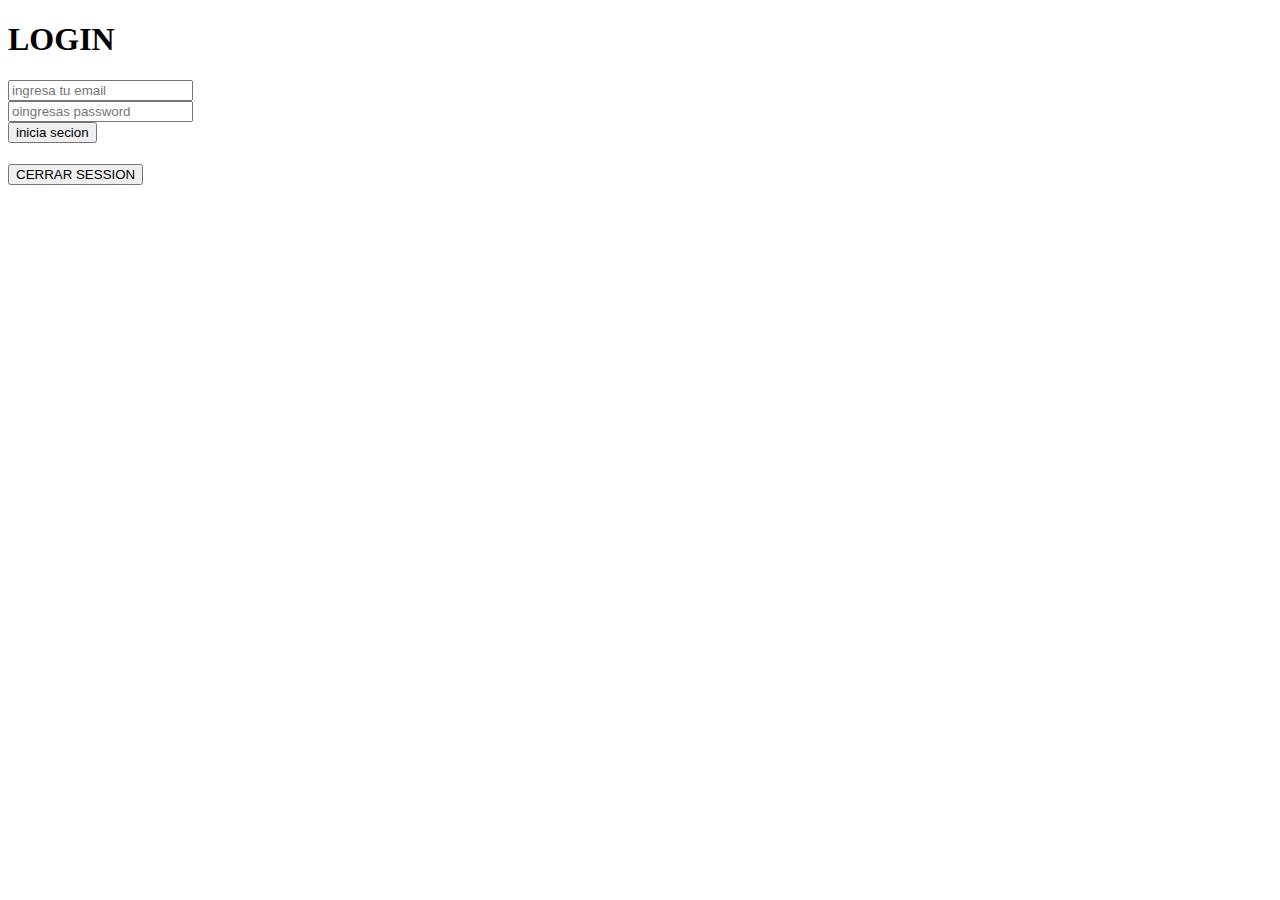
<file: semana8/index.html>
<!DOCTYPE html>
<html lang="en">
<head>
    <meta charset="UTF-8">
    <meta http-equiv="X-UA-Compatible" content="IE=edge">
    <meta name="viewport" content="width=device-width, initial-scale=1.0">
    <title>Document</title>
</head>
<body>
    <section id="section-login">
        <h1>LOGIN</h1>
        <form action="">
            <div>
                <input type="email" name="email" placeholder="ingresa tu email">
            </div>
            <div>
                <input type="password" name="password" placeholder="oingresas password">
            </div>
            <div>
                <button id="btn-login" type="submit" > inicia secion</button>

            </div>

        </form>
        <script src="./localstorge.js"></script>
    </section>
    <section id="usuario-logged">
        <div>
            <h1 id="email"></h1>
            <h4 id="password"></h4>
            <button id="cerrar-sesion">CERRAR SESSION</button>
        </div>

    </section>
</body>
</html>
</file>
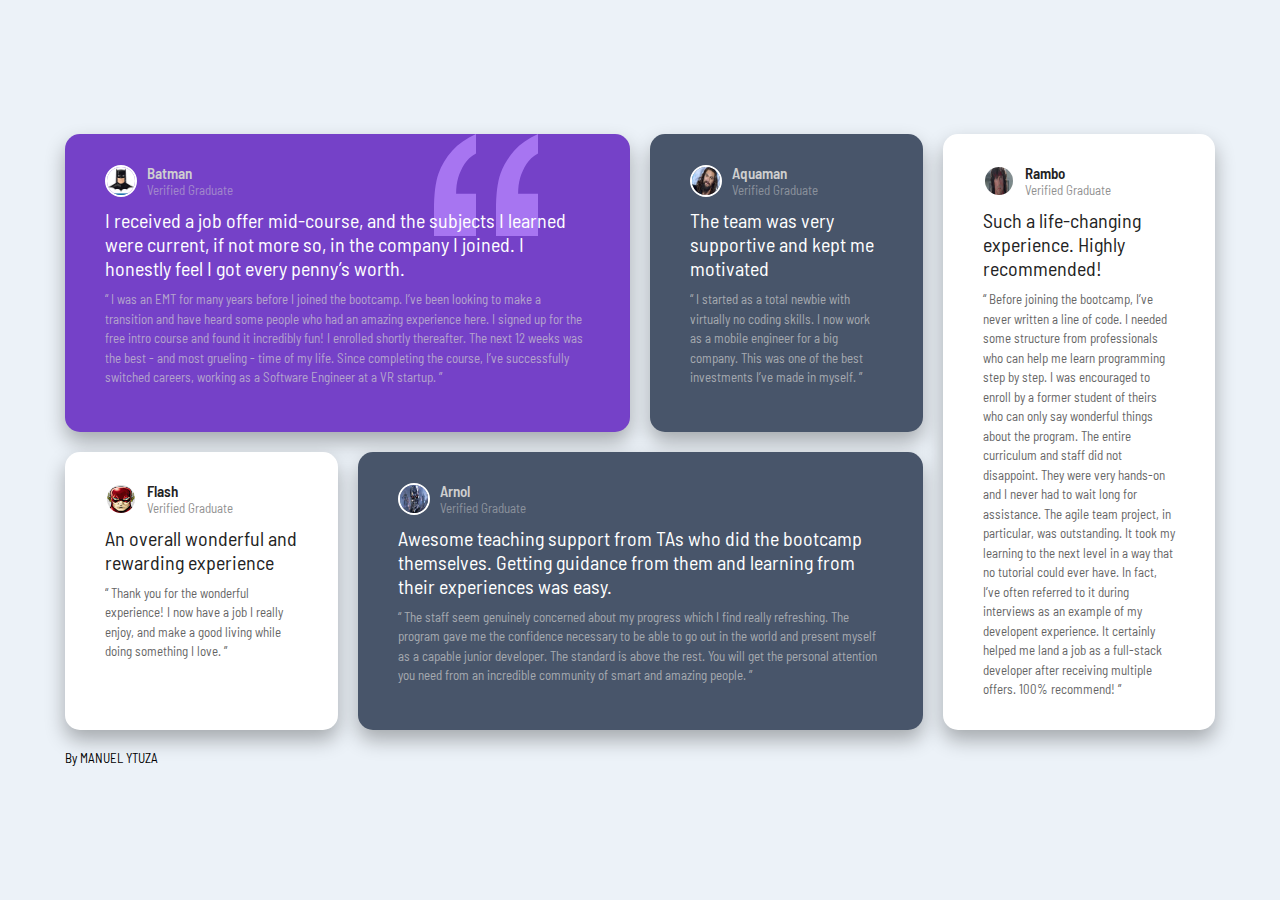
<file: trabajo6 grillas/index.html>
<!DOCTYPE html>
<html lang="en">
<head>
  <meta charset="UTF-8">
  <meta name="viewport" content="width=device-width, initial-scale=1.0"> <!-- displays site properly based on user's device -->

  <link rel="icon" type="image/png" sizes="32x32" href="./images/favicon-32x32.png">
  <link rel="stylesheet" href="style.css">
  <title>Frontend Mentor | [Challenge Name Here]</title>

</head>
<body>

  <main>
    <article class="card card-1">
      <div class="card__head">
        <img src="./images/1.jpg" alt="">
        <div class="card__user">
          <div class="name">Batman</div>
          <p class="title">Verified Graduate</p>
        </div>
      </div>
      <div class="card__heading">
        I received a job offer mid-course, and the subjects I learned were current, if not more so, 
        in the company I joined. I honestly feel I got every penny’s worth.
      </div>
      <p class="card__detail">
        “ I was an EMT for many years before I joined the bootcamp. I’ve been looking to make a 
        transition and have heard some people who had an amazing experience here. I signed up 
        for the free intro course and found it incredibly fun! I enrolled shortly thereafter. 
        The next 12 weeks was the best - and most grueling - time of my life. Since completing 
        the course, I’ve successfully switched careers, working as a Software Engineer at a VR startup. ”
      </p>
    </article>
    <article class="card card-2">
      <div class="card__head">
        <img src="./images/2.jpg" alt="">
        <div class="card__user">
          <div class="name">Aquaman</div>
          <p class="title">Verified Graduate</p>
        </div>
      </div>
      <div class="card__heading">
        The team was very supportive and kept me motivated

      </div>
      <p class="card__detail">
        “ I started as a total newbie with virtually no coding skills. I now work as a mobile engineer 
        for a big company. This was one of the best investments I’ve made in myself. ”      
      </p>
    </article>
    <article class="card card-3">
      <div class="card__head">
        <img src="./images/3.jpg" alt="">
        <div class="card__user">
          <div class="name">Flash</div>
          <p class="title">Verified Graduate</p>
        </div>
      </div>
      <div class="card__heading">
        An overall wonderful and rewarding experience
      </div>
      <p class="card__detail">
        “ Thank you for the wonderful experience! I now have a job I really enjoy, and make a good living 
        while doing something I love. ”
      </p>
    </article>
    <article class="card card-4">
      <div class="card__head">
        <img src="./images/4.jpg" alt="">
        <div class="card__user">
          <div class="name">Arnol</div>
          <p class="title">Verified Graduate</p>
        </div>
      </div>
      <div class="card__heading">
        Awesome teaching support from TAs who did the bootcamp themselves. Getting guidance from them and 
        learning from their experiences was easy.
      </div>
      <p class="card__detail">
        “ The staff seem genuinely concerned about my progress which I find really refreshing. The program 
        gave me the confidence necessary to be able to go out in the world and present myself as a capable 
        junior developer. The standard is above the rest. You will get the personal attention you need from 
        an incredible community of smart and amazing people. ”
      </p>
    </article>
    <article class="card card-5">
      <div class="card__head">
        <img src="./images/5.jpg" alt="">
        <div class="card__user">
          <div class="name">Rambo</div>
          <p class="title">Verified Graduate</p>
        </div>
      </div>
      <div class="card__heading">
        Such a life-changing experience. Highly recommended!
      </div>
      <p class="card__detail">
        “ Before joining the bootcamp, I’ve never written a line of code. I needed some structure from 
        professionals who can help me learn programming step by step. I was encouraged to enroll by a former 
        student of theirs who can only say wonderful things about the program. The entire curriculum and staff 
        did not disappoint. They were very hands-on and I never had to wait long for assistance. The agile team 
        project, in particular, was outstanding. It took my learning to the next level in a way that no tutorial 
        could ever have. In fact, I’ve often referred to it during interviews as an example of my developent 
        experience. It certainly helped me land a job as a full-stack developer after receiving multiple offers. 
        100% recommend! ”
      </p>
    </article>
    <footer class="manuel">
      <p>By MANUEL YTUZA</p>
    </footer>
  </main>
  </body>
</html>
</file>
<file: styles/main.css>
* {
    margin: 0;
    padding: 0;
  }
  
  body {
    font-family: "Heebo", sans-serif;
  }
  
  .header {
    display: flex;
    /* flex-start
      center
      flex-end */
    justify-content: flex-end;
  }
  
  .nav ul {
    display: flex;
    list-style: none;
  }
  
  .nav ul > li {
    padding: 15px;
  }
  
  .nav ul li a {
    text-decoration: none;
    color: #000;
    font-weight: 600;
  }
  
  .banner {
    height: 50vh;
    display: flex;
    align-items: center;
    justify-content: center;
  }
  
  .title {
    font-size: 3em;
    font-weight: 500;
  }
  
  .resume {
    width: 45%;
    font-weight: 300;
    margin-top: 25px;
    margin-bottom: 25px;
  }
  
  .btn-primary {
    background-color: #ff6464;
    color: #fff;
    border: none;
    padding: 15px;
    text-transform: capitalize;
    font-size: 16px;
    cursor: pointer;
    border-radius: 8px;
    box-shadow: 0 15px 25px gray;
   
  }
@keyframes boton-volador{
  from{
    margin-left: 100%;    
  }
  to{
    margin-left: -0.7%;
  }

}
  .btn-primary:hover{
    background-color: yellow;
    color: black;
    font-weight: bold;
   
  }
  
  .img-profile {
    width: 243px;
    height: 243px;
    border-radius: 50%;
  }
  
  .section-works {
    max-width: 800px;
    margin: auto;
  }
  
  .card {
    display: flex;
  }
  
  .card div img {
    width: 246px;
    height: 180px;
    object-fit: cover;
    border-radius: 8px;
    margin: 5px;
    border: solid 2px gray;
    box-shadow: 0 15px 25px;
  }

  
  
  .text-works {
    font-size: 1em;
    margin-bottom: 30px;
    font-weight: 300;
  }
  
  .container-detail {
    margin-left: 20px;
  }
  
  .container-detail p {
    margin-top: 20px;
    width: 100% !important;
  }
  
  .label-dark {
    background-color: #142850;
    color: #fff;
    border-radius: 16px;
    padding: 5px 10px;
    font-weight: bold;
  }
  
  .text-light {
    color: #8695a4;
  }
  
  hr {
    height: 0.5px;
    background-color: #e0e0e0;
    border: 0.5px solid #e0e0e0;
    margin-top: 10px;
    margin-bottom: 20px;
  }
  
  .link-portafolio {
    color: #000;
    text-decoration: none;
    transition: 0.3s;
  }
  
  .link-portafolio:hover {
    color: #ff6464;
    text-decoration: underline;
  }

  .footer{
    display: flex;
    justify-content: space-evenly;
    margin-top: 20px;
    padding: 10px;
    border: 1px solid gray;
    border-radius: 8px;
  }

  body {
    height: 1500px;
    background-image: url("https://acegif.com/wp-content/gif/outerspace-6.gif");
    background-size: cover;
    background-size: rem;
    background-repeat: no-repeat;
    background-position: center center;
    background-attachment: fixed;
  }
  .mollendo
  {
    width: 150px;
  }
</file>
<file: BLOGRETO/flex.css>
body{
    margin: 0%;
    padding: 0%;
}
tex{
    width: 3%;
    margin: 0em  0.5em;
    list-style-type: none;  
    display: flex;
    justify-content: flex-end;
    align-items: center; 
}

html{
scroll-behavior: smooth;
}
.navigation{
    margin: auto;
    width: 100%;
    display: flex;
    background-color: #27c741;
}


.navigation figure img{
    border-radius: 50%;
    margin: 0.5em;
    width: 6.25em;
    height: 5em;
    
}
.navigation  .lista{
    width: 80%;
    margin: 0em  0.5em;
    list-style-type: none;  
    display: flex;
    justify-content: flex-end;
    align-items: center;
   
}
.navigation .lista li{
    color: white;
    padding: 0.5em;
    margin: 0em  2em;
}
.navigation  .lista li a {
    display: inline-block;
    color: rgb(247, 247, 247);
    text-align: center;
    
}

.navigation .lista li a:hover {
    color:white  ;
    font-size: 1.1em;
    font-weight: 600 bold;
}
.grupo-imagen{
    display: flex;
    justify-content: space-between;
    flex-wrap: wrap;
    width: 100%;  
    gap: 1em;
}
.imagen{
    margin-left: 0%;
    margin: 0 auto;
}
.imagen img{
    margin-left: 0%;
    max-width: 100%;
    width: 25em ;
    height: 13em;
    cursor: pointer;
}

h2{
    font-size: 1.5em;
    line-height: 1.725em;
    font-weight: 700 bold;
    font-family: Arial, Helvetica, sans-serif;
    text-transform: uppercase;
}
.container{
    margin-left:2em ;
    margin-right: 5em;
}
.parrafo{
    font-family: Arial, Helvetica, sans-serif;
    font-style: normal;
    font-weight: 400;
    font-size: 1em;
    line-height: 1.6em;
    text-align: justify;
}
div ul {
    width: 10.8em;
    height: 9.75em;
    font-family: 'Arial';
    font-style: normal;
    font-weight: 400;
    font-size: 1em;
    line-height: 1.6em;
}
input{
    display: block;
    color: black;
    box-sizing: border-box;
    height: 5.5em;
    width: 100%;
    margin-bottom: 1em;
    border: 1px solid #000000;
}
textarea{
    margin-top: 1em; 
    box-sizing: border-box;
    width: 100%;
    height: 13.73em;
    border: 1px solid #000000;
}
button{
    margin-top: 1em;   
    box-sizing: border-box;
    width: 12.18em;
    height: 4.5em;
    border: 1px solid #45b829;
    width: 4em;
    height: 1.6em;
    font-family: 'Arial';
    font-style: normal;
    font-weight: 400;
    font-size: 1.5em;
    line-height: 1.6em;
    color: #47bd29;
}
footer{
    margin-top: 2em;
    background-color: #3fa525;
    padding: 2em;
    color: white;
    display: flex;
    flex-wrap: wrap;
    justify-content: space-between;
    font-family: 'Arial';
    font-style: normal;
    font-weight: 600;
    font-size: 1.5em;
    line-height: 1.7em;
}
</file>
<file: cartviernes13/style.css>
* {
  margin: 0;
  padding: 0;
  box-sizing: border-box;
}

:root {
  --soft-blue: hsl(215, 51%, 70%);
  --cyan: hsl(178, 100%, 50%);

  /* ### Neutral */

  --main-bg: hsl(217, 54%, 11%);
  --card-bg: hsl(216, 50%, 16%);
  --line: hsl(215, 32%, 27%);
  --white: hsl(0, 0%, 100%);
}

img {
  max-width: 100%;
}

ul {
  list-style-type: none;
}

p {
  font-weight: 300;
}

body {
  font-family: "Outfit", sans-serif;
  font-size: 18px;
  background-color: var(--main-bg);
  color: hsl(0, 0%, 100%, 60%);
  padding: 1.25rem;
}

.container {
  padding: 1.25rem;
  background-color: var(--card-bg);
  border-radius: 0.5rem;
  margin-bottom: 1rem;
}

.container .main-image {
  position: relative;
}

.container .main-image div {
  position: absolute;
  top: 0;
  background-color: hsl(178, 100%, 50%, 60%);
  width: 100%;
  height: calc(100% - 4px);
  z-index: 999;
  opacity: 0;
  transition: opacity 0.3s ease-in-out;
}

.container .main-image div:hover {
  opacity: 1;
  cursor: pointer;
}

.container .main-image div img {
  position: absolute;
  left: 50%;
  top: 50%;
  transform: translate(-50%, -50%);
}

.container h2 {
  color: var(--white);
  margin: 1rem 0.5rem 0.5rem 0;
}

.container h2:hover {
  color: var(--cyan);
  cursor: pointer;
}

.container ul {
  display: flex;
  align-items: center;
  justify-content: space-between;
  padding: 2rem 0;
  border-bottom: 1px solid var(--line);
}

.container ul li {
  display: flex;
  align-items: center;
}

.container ul li:first-child {
  color: var(--cyan);
}

.container ul li img {
  margin-right: 0.5rem;
}

.container .avatar {
  display: flex;
  align-items: center;
  justify-content: start;
  padding-top: 2rem;
}

.container .avatar img {
  width: 3.5rem;
  border: 2px solid var(--white);
  border-radius: 50%;
  margin-right: 1rem;
}

.container .avatar p span {
  color: var(--white);
  font-weight: 400;
}

.container .avatar p span:hover {
  color: var(--cyan);
  cursor: pointer;
}

.attribution {
  font-size: 16px;
  text-align: center;
}

.attribution a {
  color: hsl(228, 45%, 44%);
}

@media (min-width: 500px) {
  .container {
    width: 450px;
    margin: 0 auto 1rem;
  }
}
</file>
<file: proyectoflex/ma.css>
* {
    margin: 0;
    padding: 0;
}

header {
    background-color: #9ECEFA;
    display: flex;
    justify-content: space-between;
    align-items: center;
    width: 100%;
}

.logo {
    font-family: 'Fascinate', normal;
    color: #87119A;
    font-weight: 900;
    font-size: 52px;
    margin-left: 40px;
    margin-top: 26px;
    margin-bottom: 23px;
}

nav ul {
    display: flex;
    list-style-type: none;
    margin-right: 53px;
}

nav ul li {
    margin-left: 10px;
}

nav a {
    font-family: 'Roboto', sans-serif;
    text-decoration: none;
    font-weight: 400;
    font-size: 24px;
    color: #707070;
}

nav a:hover {
    color: #87119A;
    text-decoration: underline;
    font-weight: 700;
}

h2 {
    font-family: Roboto, sans-serif;
    color: #87119A;
    font-size: 28px;
    margin-left: 23px;
    margin-top: 30px;
    font-weight: 700;
    border-left: solid 8px #87119A;
    padding-left: 30px;
}

section p {
    font-family: Roboto;
    font-style: normal;
    font-size: 16px;
    line-height: 32px;
    color: #414141;
    margin-left: 36px;
    width: 1351px;
    font-weight: 400;
    margin-top: 23px;
    margin-bottom: 12px;
}

.img-nosotros {
    margin-left: 32px;
    display: flex;
}

.img-nosotros img {
    width: 410;
    height: 251;
    margin-top: 30px;
    margin-right: 22px;
    border-radius: 8px;
    filter: drop-shadow(1px 1px 10px gray);
}

.servicios {
    margin-top: 36px;
    ;
}

.img-servicios {
    width: 1300px;
    display: flex;
    justify-content: center;
    flex-wrap: wrap;
}

.img-servicios img {
    margin: 45px;
    width: 410px;
    height: 251px;
    border-radius: 8px;
}

.img-portafolio {
    width: 1300px;
    display: flex;
    justify-content: space-around;
    flex-wrap: wrap;
}

.img-portafolio img {
    width: 282px;
    height: 251px;
    border-radius: 8px;
    margin-top: 50px;
    margin-left: 36px;
}

.contacto {
    margin-top: 60px;
}

.div-contacto {
    display: flex;
    margin-bottom: 340px;
}

.div-contacto img {
    width: 892px;
    height: 545px;
    margin-top: 36px;
    margin-left: 36px;
}

.div-contacto div {
    display: flex;
    flex-direction: column;
    font-family: Roboto;
    font-size: 16px;
    font-weight: 400;
    margin-top: 60px;
    margin-left: 35px;
}

.div-contacto div span {
    margin-top: 20px;
}

footer {
    background-color: #9ECEFA;
    height: 61px;
    width: 100%;
    font-family: Roboto;
    font-size: 16px;
    display: flex;
    justify-content: space-between;
    align-items: center;
}

.foot {
    margin-left: 41px
}

footer p {
    margin-right: 35px;
}

.autor {
    color: #87119A;
}

@media only screen and (max-width:600px) {
    header {
        display: flex;
        flex-direction: column;
        width: auto;
    }

    .logo {
        font-weight: 700;
        font-size: 36px;
        align-self: flex-start;
        margin-bottom: 10px;
    }

    nav ul {
        display: flex;
        flex-wrap: wrap;
        list-style-type: none;
        margin-right: 0px;
        margin-bottom: 10px;
    }

    nav a {
        font-family: 'Roboto', sans-serif;
        text-decoration: none;
        font-weight: 400;
        font-size: 18px;
        color: #707070;
    }

    section p {
        width: 85%;
        text-align: justify;
    }

    .img-nosotros {
        margin-left: 32px;
        display: flex;
        flex-wrap: wrap;
        justify-content: center;
    }

    .img-nosotros img {
        width: auto;
        height: auto;
        overflow: hidden;
    }

    .img-servicios {
        width: 100%;
        display: flex;
        justify-content: center;
        flex-wrap: wrap;
    }

    .img-servicios img {
        width: auto;
        height: auto;
        overflow: hidden;
    }

    .img-portafolio {
        width: 50%;
        margin-left: 22%;        
    }

    .div-contacto {
        display: flex;
        flex-direction: column;
    }

    .div-contacto img {
        width: 90%;
        height: auto;
        overflow: hidden;
    }
    .foot {
        margin-left: 10px
    }
    
    footer p {
        margin-right: 10px;
    }
    footer {
        width: 100%;
        font-size: 12px;
    }

}
</file>
<file: Reto7PortafolioCSS/style.css>
*{
    margin: 0%;
    padding: 0%;
    box-sizing: border-box;
}
:root{
--verde: #00CF95;
--lima:#D1FFA2;
--morado: #6D0AD3;
--azul:#0098EF;
}
html{
	scroll-behavior: smooth;
}
h1{
    color: var(--verde);
    Font-family: Poppins;
    Font-size: 40px;
    Line-height: 100%;
}
h2{
    font-family: 'Poppins';
    font-style: normal;
    font-weight: 700;
    font-size: 32px;
    line-height: 60px;
    color: var(--azul);
}
hr{
    background: var(--verde);
}
a{
    text-decoration: none;
}
.body{
    max-width: 963px;
    width: 100%;
    margin: auto auto;
}
.header{
    max-width: 100%;
    height: 100px;
}
.navigation{
    height: 100%;
    padding: 0.8em 0;
    display: flex;
    justify-content: space-between;
    align-items: center;
}
.navigation img{
    width: 100px;
    height: 90px;
}
.navigation ul{
    display: flex;
}
.navigation ul li{
    list-style: none;
    padding-left: 1em;
}
.navigation ul li a{
    color:black;
}
.navigation ul li a:hover{
  color: var(--verde);
}
.navigation ul li a:active{
    color: var(--morado);
    border-bottom: 1px solid var(--morado);
}
.menu-responsive{
    color: var(--White);
    display: none;
  }
  .menu-despliegue{
    display: none;
  }
/* este checked no lo muestro en la vista */
input.oculto[type=checkbox] {
    position: fixed;
    display: none;
  }
.profile{
    max-width: 100%;
    display: flex;
    justify-content: center;
    flex-wrap: wrap;
    margin: 2.5em auto;
}
.profile-left{
    width: 40%;
}

.profile-left h2{
    color: black;
}
.profile-description{
    display: grid;
    grid-template-columns: auto 95%;
    margin: 1em 0;
}
.profile-description p{
    line-height: 157%;
}
.cv-redes{
display: flex;
justify-content: center;
flex-wrap: wrap;
gap: 1em;
}
.cv-redes button{
    width: 162.87px;
    height: 44px;
    font-family: 'Raleway';
    font-style: normal;
    font-weight: 700;
    font-size: 13px;
    line-height: 24px;
    background-color: var(--morado);
    color: white;
    border: none;
    cursor: pointer;
}
.cv-redes button:hover{
    background-color: #7c09f0;
}
.borde-left{
    width: 1px;
    border: 3.2px solid var(--verde);
}
.redes{
    width: 50%;
    display: flex;
    justify-content: space-between;
    align-items: center;
}
.redes i{
    cursor: pointer;
}
.profile-right{
    width: 50%;
}
.profile-right figure{
    padding-left: 2em;
}
.profile-right img{
    max-width: 20em;
    border-radius: 50%;
    background-color: blue;
}
.vector{
    display: flex;
    align-items: center;
    flex-direction: column;
}
.vector a{
    text-align: center;
}
.vector span{
    color: var(--verde);
}
.portafolio{
    width: 100%;
}
.portafolio .portafolio-proyect{
    display: flex;
    flex-wrap: wrap;
    justify-content: center;
    gap: 1em;
}
.portafolio .portafolio-proyect figure{
    position: relative;
}
.portafolio .portafolio-proyect figure .hoverr{
    position: absolute;
    top: 50%;
    left: 50%;
    transform: translate(-50% , -50%);
    background: var(--morado);
    opacity: 0.8;
    width: 80%;
    height: 80%;
    padding: 0.5em;
    z-index: 10;
    display: none;
}
.portafolio .portafolio-proyect figure:hover .hoverr  {
    display: block;
    z-index: 10;
}
.portafolio .portafolio-proyect figure .hoverr > div{
    display: flex;
    flex-direction: column;
    align-items: center;
    justify-content: center;
    color: white;
}
.hoverr-items ul{
    display: flex;
    flex-wrap: wrap;
    width: 100%;
    gap: 0.5em;
    margin-top: 0.5em;
    color: black;
}
.hoverr-items ul li{
    font-size: 0.9em;
    list-style: none;
    background: var(--lima);
    padding: 0.4em;
    border-radius: 1em;
    opacity: inherit;
}
.portafolio .portafolio-proyect figure img{
    max-width: 100%;
    height: 220px;
    outline: 5px solid var(--lima);
}
.portafolio .portafolio-proyect figure img:hover{
    outline: 5px solid var(--morado) !important;
}
.services{
    margin: 2.5em 0;
}
.services .services-items{
    display: grid;
    grid-template-columns: auto auto;
    justify-content: center;
    gap: 1em;
}
.item{
    width: 300px;
    height: 218px;
    background-color: var(--verde);
    display: flex;
    flex-direction: column;
    justify-content: space-around;
}
.item-descrip{
    align-self: flex-end;
    justify-self: flex-start;
    background-color: var(--lima);
    padding:0.8em 5em ;
    color: var(--morado);
    font-weight: bold;
} 
.services-items .item:hover{
    outline: 2px solid var(--morado);
}
.services-items .item:hover .item-descrip {
    background: var(--morado);
    color: white;
  }
.blog{
    margin: 2.5em 0;
}
.blog-items{
    display: grid;
    grid-template-columns: repeat(
        auto-fit,
        minmax(
            300px,
            0.1fr
        )
    );
   /*  grid-template-columns: auto auto auto; */
    grid-template-rows: auto auto;
    justify-content: center;
    gap: 1em;
}
.blog-items p{
    font-family: 'Raleway';
    font-style: normal;
    font-weight: 400;
    font-size: 11px;
    line-height: 20px;
    text-align: justify;
    font-weight: 500;
}
.blog-items .email{
    font-family: 'Raleway';
    font-style: normal;
    font-weight: 400;
    line-height: 20px;
    text-align: justify;
    font-weight: 500;
}
.blog-items h3{
    padding: 0.5em;
    border-left: 5px solid var(--lima);
    font-size: 14px;
    font-weight: 600;
}.blog-items a{
    text-decoration: underline;
    color: var(--morado);
    font-weight: bold;
}

.item-col{
    width: 300px;
    height: 450px;
    grid-row: 1/3;
}
.item-col p{
font-size: 13px;
line-height: 26px;
}
.item-col h3{
    margin-top: 1em;
    font-size: 22px;
}
.blog-img{
    width: 100%;
}
.blog-description{
    flex-direction: row;
    justify-content: space-between;
    background: white;
    gap: 1em;
}
.blog-description img{  
    height: 100%;
}
.input{
    height: 40px;
    border: 2px solid gray;
}
.input::placeholder{
    padding-left: 1em;
}
.input:hover{
    border-color: var(--verde);
}
.text{
    border-bottom-left-radius: 1em;
    border-top-left-radius: 1em;
    margin-right: -4px;
    width: 70%;
    outline: none;
}
.btn{
    margin-left: 0%;
    border: none;
    background: var(--morado);
    text-align: center;
    padding:0 1em ;
    border-bottom-right-radius: 1em;
    border-top-right-radius: 1em;
    color: white;
}
.contac{
    margin: 2.5em 0;
}
.contac-form{
    width: 60%;
    margin: auto;
    margin-top:1em ;
    display: flex;
    flex-wrap: wrap;
    justify-content: center;
    gap: 1.5em;
}
.form-item{
    width:calc(50% - 1em);
}
.form-item select{
    width: 100%;
    border-radius: 1em;
}
.item-form{
    width: calc(100% - 1em);
}
.form-item input , .item-form textarea{
    width: 100% ;
    border-radius: 1em;
}
.item-form textarea::placeholder{
    padding: 1em;
}
.btn-form{
    border-radius: 1em;
    padding: 0.5em 3em;
}
.paddin{
    padding: 1em 0;
}
.paddin-sm{
padding-top:0.1em 
}
.footer-item1{
    display: flex;
    align-items: center;
    justify-content: space-between;
}
.footer-item1 img{
    width: 100px;
    height: 90px;
}
.footer-item1 span{
    display: flex;
    text-align: center;
    color: var(--verde);
    font-weight: 700 bold;
    font-size: 25px;
}
.redes-footer {
    width: 13%;
    display: flex;
    justify-content: space-between;
}
.footer-item2 ul{
    display: flex;
    justify-content: center;
}
.footer-item2 ul li{
    list-style: none;
    padding-left: 1em;
}
.footer-item2 ul li a{
    color: black;
}
.footer-item2 ul li a:hover{
    color: var(--verde);
  }
  .footer-item2 ul li a:active{
      color: var(--morado);
      border-bottom: 1px solid var(--morado);
  }
.footer-item3 span{
    display: flex;
    justify-content: center;
    align-items: center;
    margin: 1em 0;
}
.footer-item3 img{
    width: 1.2em;
    padding: 0.2em;
}
@media only screen and (max-width: 600px){
    .navigation >ul{
        display: none;
    }
    /* al tener resolucion mobil agrego icon hamburguesa */
.menu-responsive{
    color: var(--White);
    display: block;
    cursor: pointer;
  }
  .menu-cierre{
    color: var(--White);
    display: block;
    cursor: pointer;
    position: absolute;
    top: 2em;
    right: 2em;
  }
   .menu-responsive:hover{
    color: var(--purple);
  } 
  /* genera el evento de aparacer y desaparecer */
  :checked ~ .menu-despliegue {
    display: block;
    right: 0;
   
  }
  :checked ~ .menu-responsive {
    position: fixed;
    right: 1em;
    z-index: 20;
  }
  /*-----------  */
  .menu-despliegue
  {
    position: fixed;
    top: 0;
    width: 40%;
    height: 100vh;
    background-color:var(--morado);
    text-align: center;
    z-index: 1;
    transition: .8s;
  } 
  .menu-despliegue ul {
    display: flex;
    flex-direction: column;
    justify-content: center;
    list-style: none;
    gap: 2em;
    height: 100%;
  } 
   .menu-despliegue ul li a{
    color: var(--White);
  } 
  .menu-despliegue ul li a:hover{
    color: var(--purple);
  } 
    .profile-left{
        width: 80%;
        text-align: center;
    }
    .paddin-sm{
        padding-top: none;
    }
    .profile-right{
        display: none;
    }
    .services .services-items{
        grid-template-columns: repeat(
        auto-fit,
        minmax(
            300px,
            0.5fr
        )
    );
    }
    .blog-items{
        grid-template-columns: repeat(
        auto-fit,
        minmax(
            300px,
            0.5fr
        )
    ); 
    justify-content: center;
    gap: 0.1em;
    }
}
</file>
<file: trabajo6 grillas/style.css>
@import url('https://fonts.googleapis.com/css2?family=Barlow+Semi+Condensed:wght@500;600&display=swap');
*{
  padding: 0;
  margin: 0;
  box-sizing: border-box;
  font-family: 'Barlow Semi Condensed', sans-serif;
}
body{
  font-size: 13px;
  display: flex;
  justify-content: center;
  align-items: center;
  min-height: 100vh;
  background-color: hsl(210, 46%, 95%);
}
main{
  display: grid;
  max-width: 1150px;
  grid-template-columns: repeat(4, 1fr);
  grid-template-rows: repeat(2, min-content);
  grid-gap: 20px;
}
.card{
  display: flex;
  flex-direction: column;
  background-color: hsl(217, 19%, 35%);
  box-shadow: 0 10px 20px rgba(0, 0, 0, 0.3);
  border-radius: 15px;
  padding: 30px 40px;
}
.card__head{
  display: flex;
  align-items: center;
  color: hsl(0, 0%, 81%);
  margin-bottom: 10px;
}
.card__head img{
  width: 32px;
  height: 32px;
  border-radius: 50%;
  margin-right: 10px;
  border: 2px solid #fff;
}
.name{
  font-weight: 600;
  font-size: 15px;
}
.title{
  opacity: 0.5;
}
.card__heading{
  color: #fff;
  margin-bottom: 10px;
  font-size: 20px;
}
.card__detail{
  color: hsl(0, 0%, 81%);
  line-height: 1.5;
  opacity: 0.7;
}
.card-1{
  grid-column: 1/3;
  background-color: hsl(263, 55%, 52%);
  background-image: url('./images/bg-pattern-quotation.svg');
  background-repeat: no-repeat;
  background-position: 80% 0;
}
.card-2{
  grid-column: 3/4;
}
.card-3{
  grid-row: 2/3;
  grid-column: 1/2;
  background-color: #fff;
}
.card-4{
  grid-row: 2/3;
  grid-column: 2/4;
}
.card-5{
  grid-row: -1/1;
  grid-column: 4/5;
  background-color: #fff;
}
.card-3 .card__heading,
.card-3 .card__head,
.card-3 .card__detail,
.card-5 .card__heading,
.card-5 .card__head,
.card-5 .card__detail{
  color: #222;
}
@media (max-width: 1024px){
  body{
    padding: 20px;
  }
  main{
    grid-template-columns: repeat(3, 1fr);
    grid-template-rows: repeat(3, min-content);
    width: 95%;
    grid-gap: 15px;
  }
  .card-1{
    grid-column: 1/3;
  }
  .card-2{
    grid-column: 3/4;
  }
  .card-5{
    grid-column: 1/4;
    grid-row: 3/4;
  }
}
@media (max-width: 768px){
  main{
    margin-top: 20px;
    grid-template-columns: repeat(auto-fill, minmax(50%, 1fr));
    grid-template-rows: minmax(auto, auto);
  }
  .card{
    grid-column: unset !important;
    grid-row: unset !important;
  }
}
</file>
